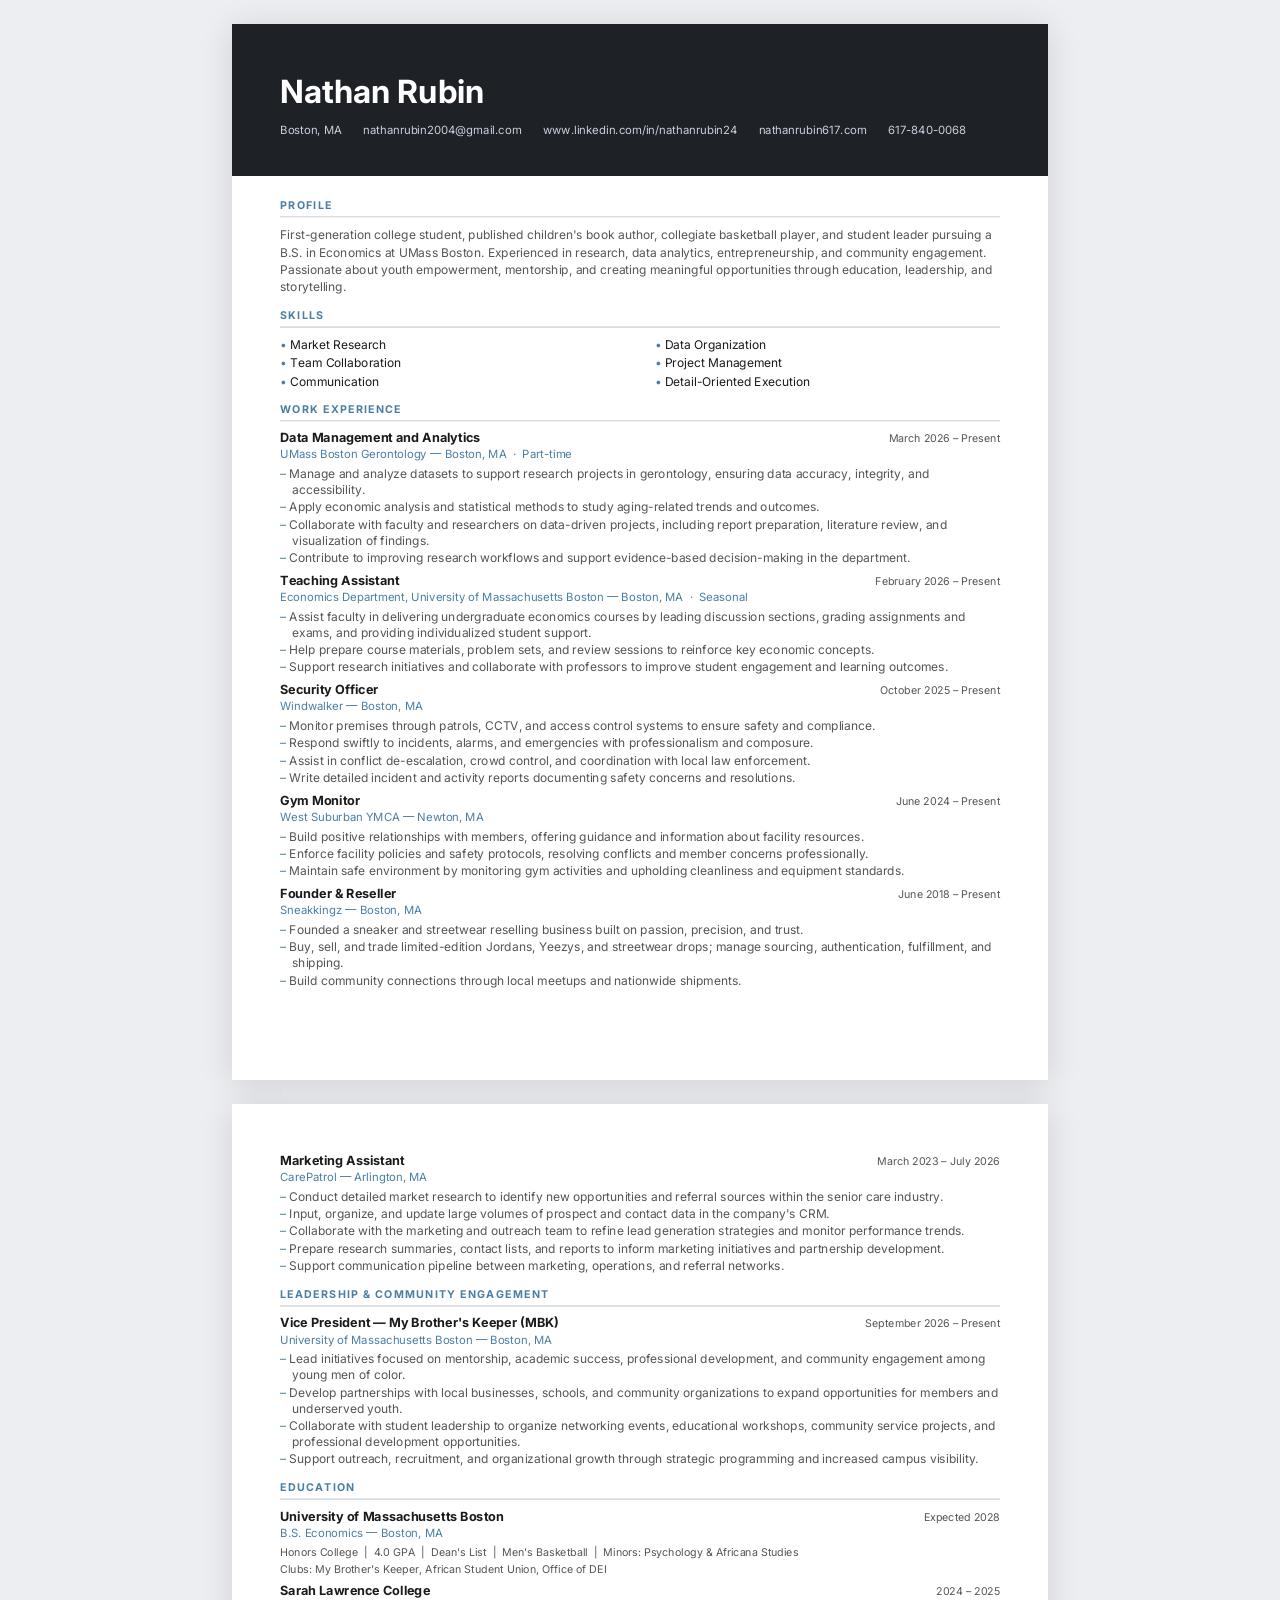
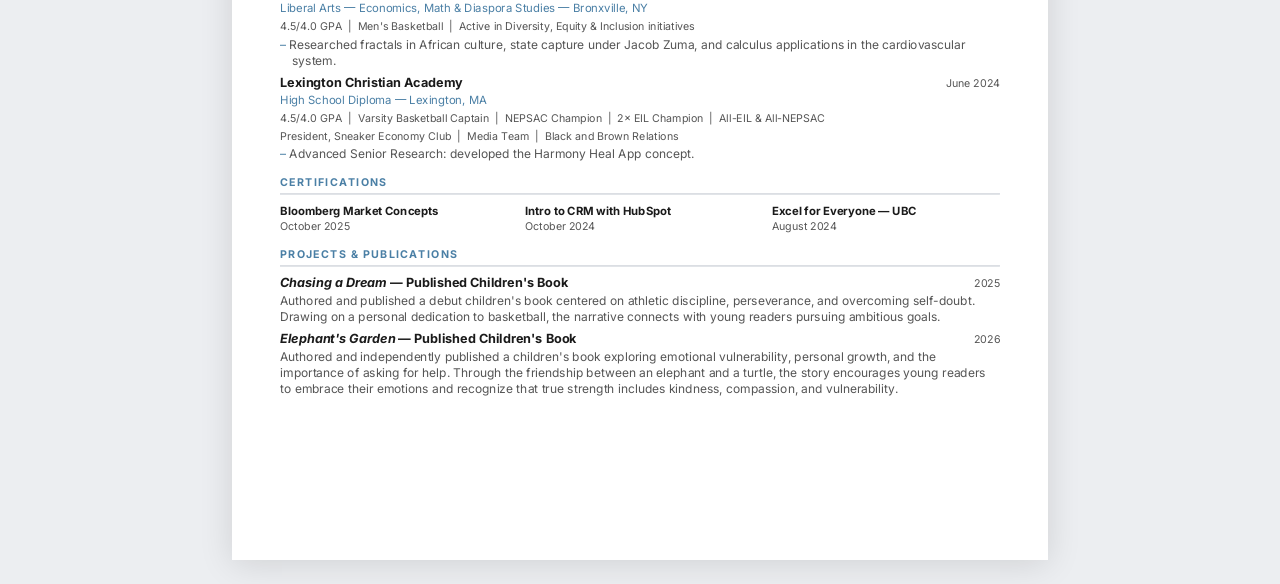
<file: resume copy.html>
<!DOCTYPE html>
<html lang="en">
<head>
  <meta charset="UTF-8">
  <meta name="viewport" content="width=device-width, initial-scale=1">
  <title>Nathan Rubin — Resume October 2026</title>
  <meta name="description" content="Nathan Rubin’s October 2026 resume: economics, research, collegiate basketball, community leadership, and published children’s books.">
  <style>
@font-face { font-family: 'Inter_24opsz_700wght'; font-weight: 400; font-style: normal; src: url([data-uri]) format('truetype'); }
@font-face { font-family: 'Inter'; font-weight: 400; font-style: normal; src: url([data-uri]) format('truetype'); }
@font-face { font-family: 'Inter'; font-weight: 700; font-style: normal; src: url([data-uri]) format('truetype'); }
@font-face { font-family: 'InterItalic'; font-weight: 700; font-style: italic; src: url([data-uri]) format('truetype'); }
    * { box-sizing: border-box; }
    html, body { margin: 0; padding: 0; }
    body { background: #eceef1; }
    main { width: 8.5in; max-width: 100%; margin: 24px auto; }
    .page { width: 100%; aspect-ratio: 612 / 792; background: #fff; margin: 0 0 24px; box-shadow: 0 4px 32px rgba(0,0,0,.12); }
    .page svg { display: block; width: 100%; height: auto; }
    text { font-synthesis: none; }
    a:focus rect { stroke: #4a7fa5; stroke-width: 1; }
    @page { size: letter; margin: 0; }
    @media print {
      html, body { width: 8.5in; background: #fff; print-color-adjust: exact; -webkit-print-color-adjust: exact; }
      main { width: 8.5in; max-width: none; margin: 0; }
      .page { width: 8.5in; height: 11in; margin: 0; box-shadow: none; break-after: page; break-inside: avoid; }
      .page:last-child { break-after: auto; }
      a { outline: none; }
      a:focus rect { stroke: none; }
    }
  </style>
</head>
<body>
  <!-- PDF-aligned vector layout with selectable text and embedded original fonts.
       Coordinates use PDF points (612 × 792) to preserve the two-page design exactly.
       Each tspan contains editable text; its x coordinates preserve glyph placement. -->
  <main aria-label="Nathan Rubin resume October 2026">
  <article class="page" aria-label="Page 1">
<svg xmlns="http://www.w3.org/2000/svg" version="1.1" width="612" height="792" viewBox="0 0 612 792" role="document" aria-label="Nathan Rubin resume, page 1 of 2">
<defs>
<clipPath id="page-1-clip_1">
<path transform="matrix(1,0,0,-1,0,792)" d="M0 .028H611.972V792H0Z" clip-rule="evenodd" />
</clipPath>
</defs>
<g clip-path="url(#page-1-clip_1)">
<path transform="matrix(1,0,0,-1,0,792)" d="M0 678.05H611.95V792H0Z" fill="#1e2126" fill-rule="evenodd" />
<path transform="matrix(1,0,0,-1,0,792)" d="M0 678.05H611.95V792H0Z" fill="#1e2126" fill-rule="evenodd" />
<text fill="#ffffff" xml:space="preserve" transform="matrix(1 0 -0 1 0 792)" font-size="24" font-family="Inter_24opsz_700wght"><tspan y="-733" x="36.1 53.884 67.42 76.228 90.675998 104.212 118.66 124.036 139.684 154.132 168.82 174.988">Nathan Rubin</tspan></text>
<text fill="#c8d0db" xml:space="preserve" transform="matrix(1 0 -0 1 0 792)" font-size="8.5" font-family="Inter"><tspan y="-709.2" x="36.1 41.6505 46.742 51.196 53.983999 59.075498 64.0735 66.5215 68.91 76.6025">Boston, MA</tspan></text>
<text fill="#c8d0db" xml:space="preserve" transform="matrix(1 0 -0 1 0 792)" font-size="8.5" font-family="Inter"><tspan y="-709.2" x="98.35 103.348 108.0995 110.887508 115.928 120.679508 125.677509 128.8735 133.914 139.116 141.1645 146.205 151.356 156.745 162.09149 167.58249 175.78499 180.98699 188.42449 193.17598 195.26699 197.31549 199.76349 204.61699 209.7085">nathanrubin2004@gmail.com</tspan></text>
<text fill="#c8d0db" xml:space="preserve" transform="matrix(1 0 -0 1 0 792)" font-size="8.5" font-family="Inter"><tspan y="-709.2" x="233.1 240.05301 247.00601 253.95902 256.407 258.4555 260.504 265.54454 270.194 275.141 280.343 282.39149 287.432 289.88 294.73353 299.825 307.2625 310.314 312.3625 317.403 320.4545 325.4525 330.24653 333.00053 338.04103 342.7925 347.83305 351.02906 356.02705 361.22904 363.32005 368.31806 373.51158">www.linkedin.com/in/nathanrubin24</tspan></text>
<text fill="#c8d0db" xml:space="preserve" transform="matrix(1 0 -0 1 0 792)" font-size="8.5" font-family="Inter"><tspan y="-709.2" x="394.9 399.898 404.6495 407.43754 412.47804 417.22953 422.22755 425.42356 430.46406 435.66606 437.71455 442.75508 448.00807 451.45906 456.26155 458.70954 463.59706 468.64604">nathanrubin617.com</tspan></text>
<text fill="#c8d0db" xml:space="preserve" transform="matrix(1 0 -0 1 0 792)" font-size="8.5" font-family="Inter"><tspan y="-709.2" x="492.05 497.30299 500.75398 505.55647 509.45796 514.7534 520.2019 525.5909 529.4924 534.83889 540.18539 545.4809">617-840-0068</tspan></text>
<text fill="#4a7fa5" xml:space="preserve" transform="matrix(1 0 -0 1 0 792)" font-size="8" font-family="Inter" font-weight="bold"><tspan y="-653.4" x="36.1 42.195997 48.387998 55.531999 61.123998 64.316 69.812">PROFILE</tspan></text>
<text fill="#555555" xml:space="preserve" transform="matrix(1 0 -0 1 0 792)" font-size="9" font-family="Inter"><tspan y="-630.6" x="36.1 41.401 43.552003 46.945 51.688 54.631 58.771 64.270008 69.517009 74.818 80.065 83.45801 88.50701 91.45001 93.63702 99.028018 104.32901 106.86701 111.97001 117.36101 119.54801 121.735019 126.98202 132.48102 137.72801 140.23003 145.01802 147.91602 153.25302 158.75202 163.99901 169.3 172.243 174.83499 177.373 182.872 188.17299 193.71698 195.86798 198.05498 202.79798 208.09897 213.34597 218.84496 221.38297 226.52198 231.82297 234.00997 236.16097 241.70496 245.05297 250.29996 255.63695 258.32795 263.07096 265.57295 271.11695 276.46293 281.8539 286.79493 289.33293 294.38194 299.68293 302.62593 307.96293 313.3539 316.7019 319.2939 321.8319 326.97093 332.3619 334.5129 336.69993 341.94694 347.44593 349.63294 354.68196 357.62495 362.87196 365.37394 370.87294 375.92195 380.66496 385.60597 390.85298 393.79597 399.29496 404.34397 406.53099 408.718 411.21998 416.71897 418.90599 423.955 429.004 434.251 437.644 440.23603 442.738 447.83204 453.13304 458.63203 461.17 465.91304 468.85603 474.157 479.656 484.903 490.24003 493.138 495.676 497.863 503.11003 508.15904 513.6581 518.9051 522.29806 524.80007 530.2991 535.63607 539.029 543.772 549.07296 551.2599 556.5609 562.05996 564.5979 569.6469">First-generation college student, published children's book author, collegiate basketball player, and student leader pursuing a </tspan></text>
<text fill="#555555" xml:space="preserve" transform="matrix(1 0 -0 1 0 792)" font-size="9" font-family="Inter"><tspan y="-617.6" x="36.1 41.95 44.542 50.329004 52.876005 55.414 57.601 62.902006 65.44001 70.840007 75.979007 81.37 86.671 92.062 99.954998 102.105998 107.244998 111.98799 114.52599 119.575 122.518 125.02 131.716 139.86101 144.91 149.653 154.396 156.89801 162.79302 168.18402 172.92702 175.87001 181.26102 186.56201 189.154 191.69202 197.09201 201.988 207.532 212.734 216.127 218.314 223.56099 228.86199 234.00099 239.24799 244.74698 247.28499 249.43599 254.77298 257.27497 260.66798 265.91499 270.658 275.905 280.954 284.34703 289.48603 294.78703 297.37904 299.91703 305.41603 310.46504 313.40803 318.45704 320.959 326.00804 331.34504 336.39405 338.54505 343.63908 346.58207 348.73307 353.87208 358.61509 361.2071 363.70909 368.9561 374.2931 377.23609 380.58409 385.8311 391.3751 394.72309 399.9701 405.3071 410.5541 415.8551 419.2481 423.99113 429.2921 431.47914 436.97813 439.57014 442.0721 447.16615 452.46714 457.96614 460.50413 465.64314 470.9891 478.8821 486.77513 492.0761 497.41313 499.56413 502.5071 507.55613 510.09413 515.3411 520.64218 526.18618 531.23519 536.7342 541.9812 549.8742 555.1212 560.42227 563.36526 565.9572">B.S. in Economics at UMass Boston. Experienced in research, data analytics, entrepreneurship, and community engagement. </tspan></text>
<text fill="#555555" xml:space="preserve" transform="matrix(1 0 -0 1 0 792)" font-size="9" font-family="Inter"><tspan y="-604.6" x="36.1 41.797 46.891 51.634 56.377 58.528 63.919 69.21999 74.313999 77.212 82.459 84.997 90.046009 95.545009 100.936008 106.273 109.171009 111.70901 116.758 122.149 127.486 130.429 135.73 138.268 143.515 151.363 156.862 162.253 169.642 174.88899 178.237 186.13 191.377 196.678 199.62099 202.21298 204.75099 212.599 217.846 223.18299 226.12598 231.47199 234.86499 239.60799 244.94499 247.096 252.59499 255.18698 257.72499 262.774 268.07499 273.619 276.12098 281.25999 284.65299 289.9 294.949 297.892 300.043 305.38 310.879 313.417 321.26499 326.512 331.561 336.898 339.049 344.38603 349.885 353.224 358.525 360.712 363.214 368.60499 374.10398 379.64799 385.03898 388.38697 391.32997 396.66697 401.96797 404.15498 407.09797 409.24897 414.49598 419.23899 421.77699 424.71998 430.02098 433.41398 438.80497 444.10597 449.64997 454.95097 457.48896 462.73597 468.23497 473.53596 478.67497 483.72398 486.66697 488.85398 494.24497 499.54597 502.13798 504.63996 506.82698 512.074 517.123 522.622 527.869 531.26199 536.00497 541.30599 543.4929 548.99197 551.5839 554.1219 559.1709 564.4719 569.97097">Passionate about youth empowerment, mentorship, and creating meaningful opportunities through education, leadership, and </tspan></text>
<text fill="#555555" xml:space="preserve" transform="matrix(1 0 -0 1 0 792)" font-size="9" font-family="Inter"><tspan y="-591.6" x="36.1 40.843 43.741 49.132 52.524999 57.574 60.517004 65.764 67.951007 70.102008 72.28901 77.590007 83.134">storytelling.</tspan></text>
<text fill="#4a7fa5" xml:space="preserve" transform="matrix(1 0 -0 1 0 792)" font-size="8" font-family="Inter" font-weight="bold"><tspan y="-570.4" x="36.1 42.244 48.94 52.132 57.628004 63.068">SKILLS</tspan></text>
<text fill="#4a7fa5" xml:space="preserve" transform="matrix(1 0 -0 1 0 792)" font-size="9" font-family="Inter"><tspan y="-548.4" x="36.1 41.149">• </tspan></text>
<text fill="#1a1a1a" xml:space="preserve" transform="matrix(1 0 -0 1 0 792)" font-size="9" font-family="Inter"><tspan y="-548.4" x="43.65 51.75 56.799 60.191999 65.133 70.380008 73.323009 75.825008 81.61201 86.85901 91.602008 96.84901 101.89801 105.291019 110.430019">Market Research</tspan></text>
<text fill="#4a7fa5" xml:space="preserve" transform="matrix(1 0 -0 1 0 792)" font-size="9" font-family="Inter"><tspan y="-548.4" x="316.9 321.949">• </tspan></text>
<text fill="#1a1a1a" xml:space="preserve" transform="matrix(1 0 -0 1 0 792)" font-size="9" font-family="Inter"><tspan y="-548.4" x="324.45 330.903 335.95204 338.89503 343.94404 346.48204 353.37605 356.72404 362.26805 367.31706 372.61805 374.80506 379.75505 384.80406 387.74705 389.93406 395.32505">Data Organization</tspan></text>
<text fill="#4a7fa5" xml:space="preserve" transform="matrix(1 0 -0 1 0 792)" font-size="9" font-family="Inter"><tspan y="-534.4" x="36.1 41.149">• </tspan></text>
<text fill="#1a1a1a" xml:space="preserve" transform="matrix(1 0 -0 1 0 792)" font-size="9" font-family="Inter"><tspan y="-534.4" x="43.65 49.446004 54.693006 59.742006 67.590007 70.128009 76.68001 82.07101 84.25801 86.445018 91.49402 96.99302 102.38402 105.77702 110.82603 113.76903 115.92003 121.31103">Team Collaboration</tspan></text>
<text fill="#4a7fa5" xml:space="preserve" transform="matrix(1 0 -0 1 0 792)" font-size="9" font-family="Inter"><tspan y="-534.4" x="316.9 321.949">• </tspan></text>
<text fill="#1a1a1a" xml:space="preserve" transform="matrix(1 0 -0 1 0 792)" font-size="9" font-family="Inter"><tspan y="-534.4" x="324.45 330.147 333.54 338.931 341.118 346.36503 351.50404 354.402 356.94 365.08503 370.13404 375.43504 380.48405 386.02806 391.23005 399.12306 404.37007 409.67106">Project Management</tspan></text>
<text fill="#4a7fa5" xml:space="preserve" transform="matrix(1 0 -0 1 0 792)" font-size="9" font-family="Inter"><tspan y="-520.4" x="36.1 41.149">• </tspan></text>
<text fill="#1a1a1a" xml:space="preserve" transform="matrix(1 0 -0 1 0 792)" font-size="9" font-family="Inter"><tspan y="-520.4" x="43.65 50.202 55.593 63.486 71.334 76.671 81.97199 84.159 89.26199 94.355998 97.254 99.441 104.832">Communication</tspan></text>
<text fill="#4a7fa5" xml:space="preserve" transform="matrix(1 0 -0 1 0 792)" font-size="9" font-family="Inter"><tspan y="-520.4" x="316.9 321.949">• </tspan></text>
<text fill="#1a1a1a" xml:space="preserve" transform="matrix(1 0 -0 1 0 792)" font-size="9" font-family="Inter"><tspan y="-520.4" x="324.45 330.903 336.15003 339.09303 344.14204 346.32905 348.48005 352.62007 359.51408 362.90708 365.05809 370.30509 375.6421 378.54008 383.78709 389.3311 391.83308 397.23307 402.17408 407.42109 412.52409 417.86109 420.80409 422.95509 428.34608">Detail-Oriented Execution</tspan></text>
<text fill="#4a7fa5" xml:space="preserve" transform="matrix(1 0 -0 1 0 792)" font-size="8" font-family="Inter" font-weight="bold"><tspan y="-500.4" x="36.1 45.34 52.436 58.628004 65.324008 68.16401 73.95601 80.796009 86.94001 92.73201 98.92401 102.11601 107.90801 114.94801 121.84402">WORK EXPERIENCE</tspan></text>
<text fill="#1a1a1a" xml:space="preserve" transform="matrix(1 0 -0 1 0 792)" font-size="9.5" font-family="Inter" font-weight="bold"><tspan y="-478.4" x="36.1 42.9495 48.450006 51.936506 57.437005 59.679006 68.523509 74.02401 79.96152 85.46202 91.45652 97.109027 105.76353 111.45403 117.35354 120.80203 123.04403 128.58254 134.48203 140.47653 142.71854 149.80554 155.70503 161.20552 163.79903 169.49903 172.98554 175.53154 181.11754">Data Management and Analytics</tspan></text>
<text fill="#555555" xml:space="preserve" transform="matrix(1 0 -0 1 0 792)" font-size="8" font-family="Inter"><tspan y="-478.4" x="492.55 499.75 504.246 507.246 511.83799 516.534 518.782 523.678 528.71798 533.566 538.518 540.766 544.766 547.014 552.15798 555.15798 559.80599 564.04598 568.694 573.38998">March 2026 – Present</tspan></text>
<text fill="#4a7fa5" xml:space="preserve" transform="matrix(1 0 -0 1 0 792)" font-size="8.5" font-family="Inter"><tspan y="-466.2" x="36.1 42.3985 50.090997 54.8425 59.330499 63.784498 66.173 71.76599 76.81499 81.302989 84.09099 89.18249 94.18049 96.568988 102.90999 107.85699 111.052989 116.144489 121.14249 123.93049 129.02199 131.0705 136.162 141.364 146.15799 148.5465 157.0465 159.3925 164.9855 170.07701 174.53102 177.31902 182.41053 187.40853 189.85652 192.24503 199.93753 205.78554 208.17404 210.56255 213.01055 215.35655 217.74506 223.18506 227.93656 231.13256 233.92055 237.82205 240.61005 242.65856 250.09606">UMass Boston Gerontology — Boston, MA  ·  Part-time</tspan></text>
<text fill="#4a7fa5" xml:space="preserve" transform="matrix(1 0 -0 1 0 792)" font-size="9" font-family="Inter"><tspan y="-451.4" x="36.1 40.6">– </tspan></text>
<text fill="#555555" xml:space="preserve" transform="matrix(1 0 -0 1 0 792)" font-size="9" font-family="Inter"><tspan y="-451.4" x="43.1 51.199998 56.248998 61.586 66.635 72.134 77.381008 79.91901 84.96801 90.269008 95.768009 98.30601 103.35501 108.656009 113.70501 115.89201 120.94101 125.891017 131.13802 133.67603 139.17502 144.22402 147.167 152.216 156.959 162.206 165.14899 169.89199 172.43 175.37299 180.76399 183.266 188.009 193.34601 198.845 204.344 209.735 213.128 216.071 218.57302 221.96602 227.21302 231.95601 237.203 242.252 245.645 250.78401 256.08503 258.62303 264.122 267.515 272.906 275.057 280.30403 285.44303 288.38603 293.12904 295.631 297.81803 303.11903 305.657 311.156 316.403 319.79603 325.187 330.488 333.431 338.822 341.009 346.4 351.899 356.948 359.54 362.078 367.325 372.626 377.36903 382.70603 386.05403 388.24104 393.54203 399.08604 401.588 407.087 412.18104 415.079 420.12803 422.66603 427.71504 432.85404 437.99305 443.29405 446.68705 451.73606 456.87507 461.92408 464.51609 467.05409 469.20509 474.54209 477.44007 482.68708 488.23109 491.62409 493.7751 496.71809 501.7671 504.3591 506.8971 511.9461 517.24716 522.74618">Manage and analyze datasets to support research projects in gerontology, ensuring data accuracy, integrity, and </tspan></text>
<text fill="#555555" xml:space="preserve" transform="matrix(1 0 -0 1 0 792)" font-size="9" font-family="Inter"><tspan y="-439.4" x="45.1 50.149 55.252 60.391 65.638 70.381 75.12399 77.311 82.81 84.997 87.148 89.33501 92.27801 97.327">accessibility.</tspan></text>
<text fill="#4a7fa5" xml:space="preserve" transform="matrix(1 0 -0 1 0 792)" font-size="9" font-family="Inter"><tspan y="-426.4" x="36.1 40.6">– </tspan></text>
<text fill="#555555" xml:space="preserve" transform="matrix(1 0 -0 1 0 792)" font-size="9" font-family="Inter"><tspan y="-426.4" x="43.1 49.301 54.8 60.299 62.486 67.534999 70.073 75.275 80.414 85.805 91.142 96.488 104.381 106.568 111.707 114.209 119.258 124.595 129.644 131.795 136.844 141.58699 143.77399 148.51699 151.055 156.10399 161.40499 166.90398 169.44199 174.18498 177.12798 182.17697 185.11997 187.27097 192.01396 194.95696 197.14395 202.28296 207.33196 209.48296 212.02097 219.91397 225.16097 228.10396 233.40496 238.79596 244.29496 249.03795 251.57596 254.51895 259.90995 262.41194 267.15495 270.09794 275.43495 280.93394 285.98295 288.52095 293.56996 299.06895 301.25596 306.55696 312.05595 316.19596 319.58897 324.83598 326.98698 332.03599 334.97898 340.22599 345.77 348.27198 351.21498 354.60798 359.85499 365.15599 370.65498 375.39799 377.93598 382.985 388.28599 393.83 396.33198 401.72297 407.05998 409.95796 415.09696 420.48796 428.38096 433.62797 438.37098">Apply economic analysis and statistical methods to study aging-related trends and outcomes.</tspan></text>
<text fill="#4a7fa5" xml:space="preserve" transform="matrix(1 0 -0 1 0 792)" font-size="9" font-family="Inter"><tspan y="-413.4" x="36.1 40.6">– </tspan></text>
<text fill="#555555" xml:space="preserve" transform="matrix(1 0 -0 1 0 792)" font-size="9" font-family="Inter"><tspan y="-413.4" x="43.1 49.651998 55.042997 57.229997 59.380998 64.43 69.929 75.32 78.713008 83.76201 86.70501 91.95201 94.49001 101.84301 104.030017 106.92802 112.265018 114.76701 118.10602 123.15502 128.29402 133.59502 135.78202 138.725 143.774 146.31201 151.36101 156.662 162.161 164.699 168.09201 173.339 178.082 183.329 188.37799 191.726 196.865 202.20201 207.449 210.79701 215.54001 218.07802 223.46903 228.77002 231.30803 236.80702 241.85602 244.79901 249.848 253.988 259.487 262.88 265.06703 270.11604 275.36305 280.66404 283.20204 288.70103 292.09403 297.48503 299.63603 304.88304 310.02204 312.96504 317.70805 320.30006 322.80204 324.98905 330.29005 335.42906 337.61607 342.91706 348.41606 350.60307 355.90406 361.44807 363.95005 367.34306 372.59007 378.08906 383.48005 386.87306 389.81605 392.31803 397.86204 401.21003 406.45704 412.00105 417.05006 420.39805 425.44706 428.39006 430.57707 435.96806 441.26905 443.86106 446.39906 448.55006 450.73707 453.68006 458.92707 462.27507 467.36909 470.26707 475.60408 478.99708 484.24409 486.74607 490.13908 495.38609 500.4351 502.6221 507.8691 515.22219 517.81417 520.31619 525.3652 530.70217 536.2012">Collaborate with faculty and researchers on data-driven projects, including report preparation, literature review, and </tspan></text>
<text fill="#555555" xml:space="preserve" transform="matrix(1 0 -0 1 0 792)" font-size="9" font-family="Inter"><tspan y="-401.4" x="45.1 50.149 52.3 57.043 62.38 67.429 69.58 71.767009 76.71701 81.766017 84.709018 86.89602 92.28702 97.58801 100.126018 105.51701 108.820018 111.35802 114.69702 116.84802 122.18502 127.68402 129.83502 135.17201 140.671 145.414">visualization of findings.</tspan></text>
<text fill="#4a7fa5" xml:space="preserve" transform="matrix(1 0 -0 1 0 792)" font-size="9" font-family="Inter"><tspan y="-388.4" x="36.1 40.6">– </tspan></text>
<text fill="#555555" xml:space="preserve" transform="matrix(1 0 -0 1 0 792)" font-size="9" font-family="Inter"><tspan y="-388.4" x="43.1 49.651998 55.042997 60.343999 63.287 66.68 68.867008 74.366008 79.66701 82.61001 87.85701 90.39501 93.293018 98.68401 101.222019 103.40902 111.25702 116.801029 120.149028 125.54002 130.58902 132.77602 138.07701 143.621 146.12302 149.51602 154.76302 159.50601 164.753 169.802 173.195 178.33402 183.63501 186.17302 193.52602 198.91703 202.31003 207.25104 210.55405 212.74105 218.13205 225.48505 230.22805 232.76605 237.81505 243.11605 248.61504 251.15305 255.89604 261.19703 266.74104 272.24003 277.631 280.979 283.922 286.46 291.707 296.756 298.94303 304.44203 309.68904 314.99003 320.12904 325.37605 329.51606 335.01506 340.06407 344.80708 350.05409 355.55308 358.09107 363.59007 368.83708 373.97608 376.12709 380.8701 383.0571 388.4481 393.74909 397.8891 405.7821 410.83113 415.77214 417.92314 423.26014 428.75914 431.29713 433.44813 438.7491 441.2871 444.2301 449.5311 454.7781 457.3161 462.8151 468.0621 473.5611 478.6101 482.0031 484.9461 492.8391 498.08613 503.38713 506.3301">Contribute to improving research workflows and support evidence-based decision-making in the department.</tspan></text>
<text fill="#1a1a1a" xml:space="preserve" transform="matrix(1 0 -0 1 0 792)" font-size="9.5" font-family="Inter" font-weight="bold"><tspan y="-371.4" x="36.1 42.398504 48.089 53.5895 59.1755 65.075008 67.62101 73.55852 79.55302 81.79501 88.88201 94.183017 99.48402 102.07752 107.378528 110.86502 116.365528 122.26502">Teaching Assistant</tspan></text>
<text fill="#555555" xml:space="preserve" transform="matrix(1 0 -0 1 0 792)" font-size="8" font-family="Inter"><tspan y="-371.4" x="482.55 487.246 491.894 496.79 499.79 504.534 509.03 512.03 516.526 518.774 523.67 528.70999 533.558 538.51 540.758 544.758 547.006 552.14999 555.14999 559.798 564.03799 568.686 573.38198">February 2026 – Present</tspan></text>
<text fill="#4a7fa5" xml:space="preserve" transform="matrix(1 0 -0 1 0 792)" font-size="8.5" font-family="Inter"><tspan y="-359.2" x="36.1 41.2 46.0535 51.145 56.143 61.2345 68.672008 70.720508 75.574008 80.062007 82.4505 88.596 93.543 98.745 103.496509 106.692508 109.48051 116.91801 121.865009 126.86301 129.651 132.099 134.4875 140.78601 145.8265 147.87502 152.62651 157.57352 160.76952 165.25753 167.30603 170.09403 174.88803 177.23404 182.32555 185.47055 187.85906 195.55156 200.30306 204.79106 209.24507 214.03907 218.89257 223.93306 228.93106 233.41907 238.36608 241.15407 243.90807 248.39608 250.78458 256.33506 261.42655 265.91456 268.66856 273.76005 278.80058 281.14656 289.64656 292.03504 297.5855 302.677 307.165 309.95304 315.04454 320.04255 322.49055 324.87904 332.52903 338.41954 340.808 343.154 345.602 347.99049 350.37898 355.82746 360.77445 365.56846 370.02244 375.11393 380.15446 384.90596">Economics Department, University of Massachusetts Boston — Boston, MA  ·  Seasonal</tspan></text>
<text fill="#4a7fa5" xml:space="preserve" transform="matrix(1 0 -0 1 0 792)" font-size="9" font-family="Inter"><tspan y="-344.4" x="36.1 40.6">– </tspan></text>
<text fill="#555555" xml:space="preserve" transform="matrix(1 0 -0 1 0 792)" font-size="9" font-family="Inter"><tspan y="-344.4" x="43.1 49.301 54.044 58.787 60.938 65.681 68.624 71.162 74.465007 79.559009 84.662 89.999 92.15 95.093 100.142 102.68 104.867008 110.168 112.706 118.205 123.452 125.603008 127.79001 132.839 138.086 141.479 143.63 148.967 154.46599 157.004 162.305 167.64199 173.14098 178.38797 181.73598 187.27997 190.67298 195.72197 201.22097 206.52196 211.57096 214.51395 219.76094 222.29895 227.54595 232.68495 238.07596 243.37696 248.76796 256.66099 258.81199 263.951 268.694 271.232 276.335 281.72599 287.063 290.456 295.199 300.446 305.18904 307.691 313.19 318.28404 320.786 322.97303 328.22004 333.26905 338.76805 340.95506 346.25605 351.75505 354.29304 359.79203 361.97904 366.72206 371.86106 377.16206 381.90507 386.64808 388.83509 394.22608 399.52708 402.06507 406.80809 412.01008 417.14909 420.09208 422.27909 427.67008 432.97108 437.71409 440.3061 442.8441 448.34309 451.73609 456.7851 462.2841 464.4711 469.7721 475.2711 477.80909 482.8581 487.6011 492.34413 494.53114 500.03013 505.33113 513.2241 518.4711 523.77218 526.71517 531.4581 533.9961 539.0451 544.3461 549.89016">Assist faculty in delivering undergraduate economics courses by leading discussion sections, grading assignments and </tspan></text>
<text fill="#555555" xml:space="preserve" transform="matrix(1 0 -0 1 0 792)" font-size="9" font-family="Inter"><tspan y="-332.4" x="45.1 50.302003 55.243 60.292 68.14 72.882999 75.475 78.013 83.062007 88.363 93.907009 96.409008 101.908008 105.30101 110.69201 115.741008 117.92801 123.42701 125.61401 130.91501 136.414 138.95201 141.139 146.44 151.939 154.12599 159.17499 161.36199 166.86098 172.16197 177.21097 179.39797 181.54897 186.54396 191.79096 197.28995 199.82796 204.57096 207.51395 212.81494 218.31394 223.56093 228.86193 231.80492 234.34293 239.08592 244.38692 249.93091 255.4299 260.8209 264.2139 267.11189">exams, and providing individualized student support.</tspan></text>
<text fill="#4a7fa5" xml:space="preserve" transform="matrix(1 0 -0 1 0 792)" font-size="9" font-family="Inter"><tspan y="-319.4" x="36.1 40.6">– </tspan></text>
<text fill="#555555" xml:space="preserve" transform="matrix(1 0 -0 1 0 792)" font-size="9" font-family="Inter"><tspan y="-319.4" x="43.1 49.751 54.998 57.185 62.684003 65.22201 70.72101 74.11401 79.361019 84.860019 89.90902 93.302028 98.54903 101.051029 106.190029 111.581027 116.88203 120.27503 125.018039 130.26503 132.80304 140.65105 145.70005 148.64304 153.89003 157.28304 159.47003 164.51903 166.67003 171.41303 174.00502 176.54303 182.04203 185.43503 190.82604 196.32503 198.51203 203.71402 211.60703 214.14504 218.88803 224.13503 227.07802 231.82102 234.36801 236.90602 241.95502 247.292 252.791 255.29302 258.686 263.933 268.98204 271.16905 276.41606 283.76905 286.30705 291.05006 296.29707 301.04008 305.78309 307.93409 313.32508 318.66209 323.4051 325.90708 328.85008 334.24107 336.77906 340.12705 345.37406 347.56108 352.86207 356.20106 361.59205 364.98506 370.08805 375.33506 377.87306 382.81407 388.06108 393.11009 395.61207 400.85908 405.99809 411.38908 416.72608 422.07206 429.96507 432.15208 437.29109 439.79307 444.93208 450.32307 455.62406 460.76307 466.01008 471.50907 474.45207 479.19508">Help prepare course materials, problem sets, and review sessions to reinforce key economic concepts.</tspan></text>
<text fill="#4a7fa5" xml:space="preserve" transform="matrix(1 0 -0 1 0 792)" font-size="9" font-family="Inter"><tspan y="-306.4" x="36.1 40.6">– </tspan></text>
<text fill="#555555" xml:space="preserve" transform="matrix(1 0 -0 1 0 792)" font-size="9" font-family="Inter"><tspan y="-306.4" x="43.1 48.850999 54.151998 59.695997 65.19499 70.58599 73.979 76.877 79.415 82.80801 88.05501 92.798007 98.045009 103.09401 106.487018 111.59001 116.92701 119.42901 121.61601 126.91701 129.104 132.047 134.198 139.29199 142.18999 144.37699 149.42598 154.67298 159.41597 161.95398 167.00298 172.30397 177.80297 180.34098 185.47998 190.87099 193.02199 195.20899 200.25798 205.75698 211.14798 214.54099 219.58998 222.53298 227.77997 230.28199 237.67098 239.82198 242.76497 248.10198 250.60399 256.148 259.496 264.887 268.22599 273.473 278.216 282.959 288.35 291.743 296.48603 298.988 301.931 307.322 309.86 312.011 319.904 325.40299 328.796 334.18699 339.236 344.483 346.985 351.728 354.671 360.008 365.507 370.754 376.055 378.998 381.53599 386.783 392.08399 397.628 402.677 408.176 413.423 421.316 426.56303 431.864 434.807 437.309 442.358 447.695 453.194 455.732 457.883 463.13 468.17903 471.57203 476.87303 479.06004 484.36103 489.90504 492.407 497.798 503.135 506.078 511.181 516.572 524.465 529.71206 534.455">Support research initiatives and collaborate with professors to improve student engagement and learning outcomes.</tspan></text>
<text fill="#1a1a1a" xml:space="preserve" transform="matrix(1 0 -0 1 0 792)" font-size="9.5" font-family="Inter" font-weight="bold"><tspan y="-289.4" x="36.1 42.3035 47.956 53.542 59.4415 63.336503 65.88251 69.369 75.06901 77.311008 84.60701 88.39751 92.188 94.73401 100.32001 105.9725">Security Officer</tspan></text>
<text fill="#555555" xml:space="preserve" transform="matrix(1 0 -0 1 0 792)" font-size="8" font-family="Inter"><tspan y="-289.4" x="486.15 492.246 496.798 499.438 504.22999 509.12599 513.774 516.774 519.022 523.91799 528.95797 533.80599 538.55 540.798 544.798 547.04598 552.14199 555.14199 559.83798 564.03799 568.686 573.42996">October 2025 – Present</tspan></text>
<text fill="#4a7fa5" xml:space="preserve" transform="matrix(1 0 -0 1 0 792)" font-size="8.5" font-family="Inter"><tspan y="-277.2" x="36.1 44.447 46.4955 51.536 56.738 63.690999 68.4425 70.491 75.18299 80.12999 83.32599 85.71449 94.21449 96.603 102.153499 107.244998 111.699 114.487 119.5785 124.5765 127.0245 129.413 137.1055">Windwalker — Boston, MA</tspan></text>
<text fill="#4a7fa5" xml:space="preserve" transform="matrix(1 0 -0 1 0 792)" font-size="9" font-family="Inter"><tspan y="-262.4" x="36.1 40.6">– </tspan></text>
<text fill="#555555" xml:space="preserve" transform="matrix(1 0 -0 1 0 792)" font-size="9" font-family="Inter"><tspan y="-262.4" x="43.1 51.199998 56.590997 61.892 64.079 67.022 72.413 75.80601 78.30801 83.80701 87.20001 92.447017 100.34001 102.49101 107.23401 112.48101 117.224018 119.76202 122.70502 128.00601 131.39902 136.79003 142.09102 147.63501 152.936 155.47402 160.973 166.022 168.965 172.358 177.74901 179.90001 184.643 187.235 189.77301 196.32501 202.91303 208.70902 214.91002 217.50202 220.04003 225.08902 230.39002 235.889 238.42702 243.47602 248.61502 253.75403 259.00105 263.74406 268.48707 270.98905 276.12806 281.51905 286.82005 289.76304 293.15605 298.54704 300.73405 303.23603 307.97904 313.02806 317.77107 320.71406 325.96107 333.85408 338.59709 341.09907 344.04206 349.43305 351.97105 357.21806 362.51905 367.26206 372.59907 375.94706 381.19407 383.73207 388.47508 393.52409 396.86308 402.11009 405.00807 410.10209 412.60408 417.65309 422.99009 428.48908 431.02708 436.13008 441.52107 449.41407 454.91307 457.10008 459.25108 464.30009 469.6371 474.7761 480.0231">Monitor premises through patrols, CCTV, and access control systems to ensure safety and compliance.</tspan></text>
<text fill="#4a7fa5" xml:space="preserve" transform="matrix(1 0 -0 1 0 792)" font-size="9" font-family="Inter"><tspan y="-249.4" x="36.1 40.6">– </tspan></text>
<text fill="#555555" xml:space="preserve" transform="matrix(1 0 -0 1 0 792)" font-size="9" font-family="Inter"><tspan y="-249.4" x="43.1 48.850999 54.098 58.841 64.385 69.731 75.068 80.567 83.105 87.84801 95.201007 97.38801 100.69101 103.63401 105.821018 110.87001 113.37201 116.31501 121.70601 124.24401 126.39501 131.73201 136.87102 139.02202 144.52101 149.768 155.105 158.04799 162.79099 165.33798 167.87599 172.92499 175.11199 180.16098 183.55399 191.402 196.14499 198.73699 201.275 206.32399 211.62499 217.12398 219.66199 224.90898 232.80199 238.04898 241.39699 246.94098 252.18798 257.48899 262.628 264.779 270.026 274.769 277.307 284.66 286.84703 289.79 295.091 297.629 303.128 306.521 311.912 315.21498 320.46199 325.205 329.948 332.135 337.526 342.827 347.876 350.06303 352.25004 356.99305 364.84104 367.37904 372.42805 377.72904 383.22804 385.76603 390.90504 396.29603 404.18904 409.68803 415.079 419.82203 425.12303 428.51603 433.76304">Respond swiftly to incidents, alarms, and emergencies with professionalism and composure.</tspan></text>
<text fill="#4a7fa5" xml:space="preserve" transform="matrix(1 0 -0 1 0 792)" font-size="9" font-family="Inter"><tspan y="-236.4" x="36.1 40.6">– </tspan></text>
<text fill="#555555" xml:space="preserve" transform="matrix(1 0 -0 1 0 792)" font-size="9" font-family="Inter"><tspan y="-236.4" x="43.1 49.301 54.044 58.787 60.938 65.681 68.624 71.162 73.313 78.65 81.152 86.291 91.682 97.019 100.322 102.509 104.66 109.799 112.742008 115.28001 120.77901 126.02601 130.16602 135.41301 140.156 145.25902 150.30802 152.49501 157.544 160.487 162.674 168.065 173.366 175.958 178.46 183.59902 186.99202 192.38303 199.73603 205.23502 207.77303 212.91204 218.30304 223.60404 226.54703 229.94004 235.33104 237.48204 240.07404 242.61205 247.66104 252.96204 258.46104 260.99903 266.13804 271.52903 276.92 280.31303 285.812 287.963 293.30003 298.34904 301.29203 303.44303 308.834 314.17103 316.673 324.026 326.213 329.156 334.457 336.995 339.182 344.52799 349.667 354.716 356.903 359.441 361.592 366.64103 374.03004 376.532 381.77903 387.11604 390.419 395.81 399.203 404.342 409.58903 417.437 422.68403 428.02104 430.919">Assist in conflict de-escalation, crowd control, and coordination with local law enforcement.</tspan></text>
<text fill="#4a7fa5" xml:space="preserve" transform="matrix(1 0 -0 1 0 792)" font-size="9" font-family="Inter"><tspan y="-223.4" x="36.1 40.6">– </tspan></text>
<text fill="#555555" xml:space="preserve" transform="matrix(1 0 -0 1 0 792)" font-size="9" font-family="Inter"><tspan y="-223.4" x="43.1 51.947 55.339998 57.490999 60.434 65.681 68.219 73.718 78.965007 81.908008 86.95701 89.10801 91.29501 96.542018 102.041019 104.57902 106.73002 112.06702 117.20602 119.35702 124.85602 130.10301 135.44 138.383 140.88501 145.934 151.271 156.76999 159.272 164.321 169.46 172.403 174.59 179.63899 181.82599 184.72399 189.81798 192.31999 195.713 200.95999 206.45899 211.84999 215.243 218.18599 222.92899 225.431 230.97499 236.366 241.46901 246.80602 254.65402 259.90104 265.23805 268.18104 270.33204 275.66905 281.16804 283.70603 288.44905 293.49806 296.80104 302.04804 304.99104 310.04005 312.57804 317.71705 323.10804 328.40904 333.54804 338.79505 342.18806 347.48905 352.23207 354.77006 359.81907 365.12007 370.61906 373.15705 376.55006 381.75205 386.54008 391.88606 394.07307 399.37406 402.31706 404.50407 409.89506 415.19606 419.93907">Write detailed incident and activity reports documenting safety concerns and resolutions.</tspan></text>
<text fill="#1a1a1a" xml:space="preserve" transform="matrix(1 0 -0 1 0 792)" font-size="9.5" font-family="Inter" font-weight="bold"><tspan y="-206.4" x="36.1 43.1965 48.8965 57.589 59.831 68.6755 74.48 80.41751 82.96352 86.45001 92.25452">Gym Monitor</tspan></text>
<text fill="#555555" xml:space="preserve" transform="matrix(1 0 -0 1 0 792)" font-size="8" font-family="Inter"><tspan y="-206.4" x="497.7 502.252 506.948 511.692 516.33999 518.58798 523.48397 528.5239 533.37197 538.5639 540.8119 544.8119 547.0599 552.1559 555.1559 559.8039 564.0439 568.6919 573.43588">June 2024 – Present</tspan></text>
<text fill="#4a7fa5" xml:space="preserve" transform="matrix(1 0 -0 1 0 792)" font-size="8.5" font-family="Inter"><tspan y="-194.2" x="36.1 44.447 49.394 53.882 56.635999 59.024499 64.473 69.5135 74.7155 79.7135 82.9095 88.15401 92.90551 97.90351 100.29201 106.080509 113.73051 119.92701 125.817508 128.20601 136.70601 139.05202 145.45252 150.44202 157.39502 160.14902 165.24053 170.28102 172.72902 175.07503 182.76753">West Suburban YMCA — Newton, MA</tspan></text>
<text fill="#4a7fa5" xml:space="preserve" transform="matrix(1 0 -0 1 0 792)" font-size="9" font-family="Inter"><tspan y="-179.4" x="36.1 40.6">– </tspan></text>
<text fill="#555555" xml:space="preserve" transform="matrix(1 0 -0 1 0 792)" font-size="9" font-family="Inter"><tspan y="-179.4" x="43.1 48.95 54.287004 56.438005 58.625005 64.124 66.662 72.161 77.552 82.295 84.446 87.389 89.576007 94.625 99.872 102.41 105.758 111.005008 113.19201 118.24101 121.18401 123.37102 128.71703 134.05402 138.79701 144.098 146.285 151.784 156.527 159.065 166.418 168.605 171.50299 176.84 179.378 187.22602 192.473 200.36602 205.865 211.112 214.505 219.248 221.84 224.34201 229.73302 233.07202 236.37503 241.62203 245.01503 247.20203 252.50302 258.002 260.54 266.039 271.376 273.56303 279.062 284.11103 289.41203 294.55104 299.79804 302.33604 307.38505 312.68605 318.18504 320.72303 322.87403 328.21104 331.514 336.905 340.298 348.191 353.24003 356.183 358.334 363.725 369.062 371.564 376.613 382.112 387.503 392.84 395.783 398.28498 401.62397 406.67298 411.81199 413.96299 416.15 418.337 421.28 426.329 428.831 432.224 437.471 442.21403 447.605 452.906 456.299 461.43803 466.68504 471.42805">Build positive relationships with members, offering guidance and information about facility resources.</tspan></text>
<text fill="#4a7fa5" xml:space="preserve" transform="matrix(1 0 -0 1 0 792)" font-size="9" font-family="Inter"><tspan y="-166.4" x="36.1 40.6">– </tspan></text>
<text fill="#555555" xml:space="preserve" transform="matrix(1 0 -0 1 0 792)" font-size="9" font-family="Inter"><tspan y="-166.4" x="43.1 48.5 53.801004 57.140005 62.531003 65.879 71.018 76.265 78.803 82.106 87.15501 92.29401 94.48101 96.63201 98.819019 101.76202 106.81101 109.349018 114.848018 120.23901 122.390018 124.57702 129.71602 131.86702 137.11402 141.85701 144.39502 149.44402 154.74501 160.289 162.79102 167.53401 172.58301 175.92201 181.169 184.112 189.161 191.699 197.198 200.591 205.98201 208.88 214.27101 219.41002 224.80103 226.98802 231.73102 234.32302 236.82503 240.21804 245.46503 250.20803 255.59903 257.75004 262.84407 264.99507 270.33207 275.83106 278.36906 283.47206 288.86305 294.20005 297.50303 299.69004 301.84104 306.98005 309.92304 314.66606 317.20405 322.25306 327.55406 333.05305 335.59104 343.48405 348.73106 356.57905 362.12306 367.37007 370.71806 373.25605 378.39506 383.78605 389.08705 394.22605 399.47306 402.86607 408.16706 412.91007 415.44807 420.94706 424.34007 429.68605 433.02503 438.27204 443.01506 447.75807 449.94508 455.33607 460.63706 465.68608 467.87309 470.02409 475.0731">Enforce facility policies and safety protocols, resolving conflicts and member concerns professionally.</tspan></text>
<text fill="#4a7fa5" xml:space="preserve" transform="matrix(1 0 -0 1 0 792)" font-size="9" font-family="Inter"><tspan y="-153.4" x="36.1 40.6">– </tspan></text>
<text fill="#555555" xml:space="preserve" transform="matrix(1 0 -0 1 0 792)" font-size="9" font-family="Inter"><tspan y="-153.4" x="43.1 51.199998 56.248998 58.435998 63.737 66.68 71.729007 73.91601 79.217 81.755008 86.498 91.547008 94.850009 100.09701 102.63501 107.88201 113.18301 118.232 120.41901 123.81201 129.20302 134.50402 142.39702 147.64402 152.945 155.888 158.39002 163.934 168.983 171.48502 179.37802 184.76903 190.07003 192.25702 195.20001 200.59102 203.98403 206.13503 211.47202 216.97101 219.50902 225.00801 230.057 237.95001 240.45203 245.50102 250.64003 253.58303 255.77002 260.81904 263.00605 265.90403 268.09104 273.33805 278.08106 280.61906 285.66807 290.96907 296.46806 299.00605 304.30705 309.85105 315.15205 320.54304 322.69404 328.23805 330.38905 335.72605 341.22505 343.76304 348.86604 351.05305 356.30006 361.34907 366.65007 368.83708 371.02409 376.32508 381.57209 386.3151 391.0581 393.5961 398.6451 403.9461 409.4451 411.9831 417.2301 422.7291 428.0301 430.2171 435.7161 443.6091 448.8561 454.1571 457.1001 459.6381 464.3811 467.3241 472.3731 477.6741 483.1731 488.2221 491.6151 497.1141 501.85713">Maintain safe environment by monitoring gym activities and upholding cleanliness and equipment standards.</tspan></text>
<text fill="#1a1a1a" xml:space="preserve" transform="matrix(1 0 -0 1 0 792)" font-size="9.5" font-family="Inter" font-weight="bold"><tspan y="-136.4" x="36.1 41.648 47.4905 53.390005 59.289506 65.284008 70.93651 74.78401 77.02601 83.41951 85.66151 91.90301 97.55551 102.856517 108.54702 111.093029 113.68653 119.339038">Founder &amp; Reseller</tspan></text>
<text fill="#555555" xml:space="preserve" transform="matrix(1 0 -0 1 0 792)" font-size="8" font-family="Inter"><tspan y="-136.4" x="499.55 504.102 508.79798 513.54196 518.18997 520.4379 525.3339 530.3739 533.6219 538.5659 540.8139 544.8139 547.0619 552.1579 555.1579 559.8539 564.0539 568.7019 573.44589">June 2018 – Present</tspan></text>
<text fill="#4a7fa5" xml:space="preserve" transform="matrix(1 0 -0 1 0 792)" font-size="8.5" font-family="Inter"><tspan y="-124.2" x="36.1 41.5485 46.5465 51.493505 56.287508 60.937009 65.58651 67.63501 72.67551 77.87751 82.56951 84.95801 93.45801 95.84651 101.39701 106.48851 110.94251 113.730518 118.822017 123.820018 126.26801 128.65651 136.34902">Sneakkingz — Boston, MA</tspan></text>
<text fill="#4a7fa5" xml:space="preserve" transform="matrix(1 0 -0 1 0 792)" font-size="9" font-family="Inter"><tspan y="-109.4" x="36.1 40.6">– </tspan></text>
<text fill="#555555" xml:space="preserve" transform="matrix(1 0 -0 1 0 792)" font-size="9" font-family="Inter"><tspan y="-109.4" x="43.1 48.401 53.792 59.093 64.394 69.938 75.185009 80.684009 83.186008 88.28001 90.782009 95.52501 100.86201 106.06401 111.15801 116.05401 121.30101 124.694019 127.23202 132.28102 137.58202 143.08101 145.61902 150.36202 153.30501 156.69802 161.945 167.147 170.09 177.47899 182.72599 187.77498 191.12299 193.661 197.054 202.301 207.04399 212.29099 214.44199 216.62899 218.77999 224.11698 229.61597 232.15398 237.65297 242.98998 247.73297 249.88397 255.18497 260.43199 265.175 269.918 272.456 277.955 283.292 285.443 287.63 290.573 293.07499 298.46598 303.80299 306.30497 311.84898 316.89799 321.641 326.384 328.535 333.926 339.227 341.819 344.357 349.856 353.249 358.496 363.635 365.786 370.52903 372.71604 378.10704 383.40803 386.00004 388.53804 393.58705 398.88804 404.38703 406.92503 409.868 413.26103 418.562 423.30503 426.24803">Founded a sneaker and streetwear reselling business built on passion, precision, and trust.</tspan></text>
<text fill="#4a7fa5" xml:space="preserve" transform="matrix(1 0 -0 1 0 792)" font-size="9" font-family="Inter"><tspan y="-96.4" x="36.1 40.6">– </tspan></text>
<text fill="#555555" xml:space="preserve" transform="matrix(1 0 -0 1 0 792)" font-size="9" font-family="Inter"><tspan y="-96.4" x="43.1 48.95 54.287004 59.336004 61.928 64.43 69.173007 74.420009 76.60701 78.75801 81.35001 83.888019 88.93702 94.238018 99.78202 102.28402 105.22702 108.620029 113.66903 119.16803 124.41503 126.95303 129.10404 131.29103 139.18404 141.33504 144.27803 149.52503 155.02402 159.16402 164.41101 169.91 172.097 175.04 177.191 182.582 187.91899 190.421 195.56002 200.95102 204.34403 209.84302 214.89202 220.19301 224.936 227.528 230.06601 236.16802 241.41501 246.662 251.612 256.661 261.40403 263.99604 266.53404 271.58305 276.88404 282.38304 284.92103 289.66404 292.60704 296.00004 301.24705 306.49406 309.43705 316.79005 322.03706 327.08607 330.47908 332.98106 338.48005 341.87306 347.26405 352.76304 357.50605 360.25108 362.75306 370.64607 375.69508 380.99607 386.04508 391.58909 396.8361 399.33808 404.0811 409.47209 414.80909 418.2021 423.30509 425.4921 430.7931 436.3371 438.9291 441.4311 446.4801 451.8171 454.7601 460.0611 465.3081 470.6091 473.5521 475.7391 480.8781 485.92713 488.87013 491.02113 496.4121 501.7131 504.3051 506.8431 510.1821 515.4831 517.67007 520.9731 523.16006 525.31106 527.498 535.391 540.638 545.939 548.882 551.474 553.976 559.025 564.362 569.861">Buy, sell, and trade limited-edition Jordans, Yeezys, and streetwear drops; manage sourcing, authentication, fulfillment, and </tspan></text>
<text fill="#555555" xml:space="preserve" transform="matrix(1 0 -0 1 0 792)" font-size="9" font-family="Inter"><tspan y="-84.4" x="45.1 49.843 55.143999 57.330999 62.829999 68.328998 70.516 75.81699 81.315998">shipping.</tspan></text>
<text fill="#4a7fa5" xml:space="preserve" transform="matrix(1 0 -0 1 0 792)" font-size="9" font-family="Inter"><tspan y="-71.4" x="36.1 40.6">– </tspan></text>
<text fill="#555555" xml:space="preserve" transform="matrix(1 0 -0 1 0 792)" font-size="9" font-family="Inter"><tspan y="-71.4" x="43.1 48.95 54.287004 56.438005 58.625005 64.124 66.662 71.801 77.147 85.04 92.933 98.234 103.571 105.722 108.665 113.714 116.252 121.391 126.782 132.083 137.38399 142.63098 147.76999 150.71298 152.89998 158.29099 163.59198 168.33498 170.87299 173.77098 179.10799 182.50099 187.892 193.193 198.69199 204.02899 206.531 208.718 214.10901 219.24802 224.29701 226.44802 228.98603 236.87903 242.12602 247.37302 250.31601 255.617 261.116 265.859 268.397 273.446 278.747 284.246 286.784 292.085 297.134 300.077 302.264 307.655 312.956 320.345 322.496 327.995 333.242 335.78 340.523 345.824 348.01103 353.51 361.403 366.65003 371.95103 374.894 379.63703">Build community connections through local meetups and nationwide shipments.</tspan></text>
<path transform="matrix(1,0,0,-1,0,792)" stroke-width="1" stroke-linecap="butt" stroke-linejoin="round" fill="none" stroke="#d8dce2" d="M575.95 647.55H36" />
<path transform="matrix(1,0,0,-1,0,792)" stroke-width="1" stroke-linecap="butt" stroke-linejoin="round" fill="none" stroke="#d8dce2" d="M575.95 564.55H36" />
<path transform="matrix(1,0,0,-1,0,792)" stroke-width="1" stroke-linecap="butt" stroke-linejoin="round" fill="none" stroke="#d8dce2" d="M575.95 494.55H36" />
<path transform="matrix(1,0,0,-1,0,792)" stroke-width="1" stroke-linecap="butt" stroke-linejoin="round" fill="none" stroke="#d8dce2" d="M575.95 647.55H36" />
<path transform="matrix(1,0,0,-1,0,792)" stroke-width="1" stroke-linecap="butt" stroke-linejoin="round" fill="none" stroke="#d8dce2" d="M575.95 564.55H36" />
<path transform="matrix(1,0,0,-1,0,792)" stroke-width="1" stroke-linecap="butt" stroke-linejoin="round" fill="none" stroke="#d8dce2" d="M575.95 494.55H36" />
</g>
<a href="tel:617-840-0068" aria-label="tel:617-840-0068"><rect x="491.9429931640625" y="74.0" width="58.76397705078125" height="11.0" fill="transparent" /></a><a href="https://nathanrubin617.com/" aria-label="https://nathanrubin617.com/"><rect x="394.7929992675781" y="74.0" width="81.31399536132812" height="11.0" fill="transparent" /></a><a href="https://www.linkedin.com/in/nathanrubin24" aria-label="https://www.linkedin.com/in/nathanrubin24"><rect x="232.9929962158203" y="74.0" width="146.0139923095703" height="11.0" fill="transparent" /></a><a href="mailto:nathanrubin2004@gmail.com" aria-label="mailto:nathanrubin2004@gmail.com"><rect x="98.24299621582031" y="74.0" width="118.96400451660156" height="11.0" fill="transparent" /></a></svg>
  </article>
  <article class="page" aria-label="Page 2">
<svg xmlns="http://www.w3.org/2000/svg" version="1.1" width="612" height="792" viewBox="0 0 612 792" role="document" aria-label="Nathan Rubin resume, page 2 of 2">
<defs>
<clipPath id="page-2-clip_1">
<path transform="matrix(1,0,0,-1,0,792)" d="M0 .028H611.972V792H0Z" clip-rule="evenodd" />
</clipPath>
</defs>
<g clip-path="url(#page-2-clip_1)">
<text fill="#1a1a1a" xml:space="preserve" transform="matrix(1 0 -0 1 0 792)" font-size="9.5" font-family="Inter" font-weight="bold"><tspan y="-746.4" x="36.1 44.9445 50.445 54.2925 59.793 65.4835 68.93199 71.5255 77.424999 83.419498 85.66149 92.74849 98.04949 103.38849 105.934497 111.27349 114.721988 120.22249 126.15999">Marketing Assistant</tspan></text>
<text fill="#555555" xml:space="preserve" transform="matrix(1 0 -0 1 0 792)" font-size="8" font-family="Inter"><tspan y="-746.4" x="483.85 491.05003 495.54603 498.54603 503.138 507.83399 510.08198 514.97799 520.01797 524.86599 529.80996 532.0579 536.0579 538.3059 542.8579 547.6019 549.5459 554.0419 556.28988 561.1379 566.17788 571.07388">March 2023 – July 2026</tspan></text>
<text fill="#4a7fa5" xml:space="preserve" transform="matrix(1 0 -0 1 0 792)" font-size="8.5" font-family="Inter"><tspan y="-734.2" x="36.1 42.2965 47.048006 50.244005 55.191007 60.631006 65.38251 68.17051 71.36651 76.45801 78.50651 80.895008 89.395008 91.78351 97.63151 100.82751 102.87601 104.92451 109.965007 115.16701 117.95501 123.04651 128.04451 130.49251 132.88101 140.53102">CarePatrol — Arlington, MA</tspan></text>
<text fill="#4a7fa5" xml:space="preserve" transform="matrix(1 0 -0 1 0 792)" font-size="9" font-family="Inter"><tspan y="-719.4" x="36.1 40.6">– </tspan></text>
<text fill="#555555" xml:space="preserve" transform="matrix(1 0 -0 1 0 792)" font-size="9" font-family="Inter"><tspan y="-719.4" x="43.1 49.651998 55.042997 60.343999 65.842998 71.17999 76.31899 79.26199 81.76399 87.26299 92.509998 95.452999 100.502 102.689 104.87601 110.12301 115.62201 118.12401 126.017009 131.06601 134.45902 139.40003 144.64702 147.54502 150.08303 153.47603 158.72303 163.46602 168.71302 173.76201 177.15502 182.25803 187.59503 190.09705 193.04004 198.43105 200.96906 203.15605 208.65505 213.90204 219.20304 222.14603 224.33303 227.63603 232.68503 235.22304 240.52404 245.77103 253.16002 255.66204 261.05305 266.55204 272.05104 277.44203 280.83503 283.778 289.11503 294.41603 296.56703 299.51 301.69703 306.94404 311.68705 314.22505 319.27406 324.57505 330.07405 332.61204 336.00505 341.20704 344.54603 349.79304 353.18605 356.57905 361.62806 363.77906 366.31706 371.06007 376.45106 381.75205 385.14506 390.28407 395.53108 400.27409 402.77607 410.16508 412.31608 415.25907 420.59608 422.74708 428.08409 430.58607 433.52906 438.86607 444.06806 446.60606 451.34907 456.59608 461.89707 464.08409 469.47508 472.86808 475.37007 480.50907 485.55809 488.95109 494.1981 496.73609 498.8871 504.18809 509.7321 515.0331 519.77609 522.71908 526.112 531.161">Conduct detailed market research to identify new opportunities and referral sources within the senior care industry.</tspan></text>
<text fill="#4a7fa5" xml:space="preserve" transform="matrix(1 0 -0 1 0 792)" font-size="9" font-family="Inter"><tspan y="-706.4" x="36.1 40.6">– </tspan></text>
<text fill="#555555" xml:space="preserve" transform="matrix(1 0 -0 1 0 792)" font-size="9" font-family="Inter"><tspan y="-706.4" x="43.1 45.503 50.804 56.303 61.640005 64.583 67.175 69.677 75.068 78.461009 83.96001 89.00901 94.34601 96.49701 101.49201 106.73901 109.33102 111.833019 116.88202 122.21902 127.71802 130.22003 135.55704 141.05603 146.55503 151.60402 154.54701 159.794 162.33202 164.48302 169.53202 172.92502 178.46901 183.716 186.21802 191.26702 196.65802 198.84502 204.14601 212.03902 217.28601 222.029 224.56702 229.91303 233.25203 235.79004 241.28903 244.68204 250.07305 254.81604 260.31504 265.56205 270.70106 273.64405 276.14604 281.19505 286.53205 292.03105 294.53303 299.67204 305.06303 310.40003 313.298 318.34703 323.48603 326.42903 328.967 334.466 339.515 342.458 347.50703 350.045 352.196 357.53303 360.035 362.978 368.315 373.562 376.064 381.203 386.594 394.487 399.986 405.035 410.336 415.385 418.07603 422.81904 425.35704 431.90904 437.696 445.84104">Input, organize, and update large volumes of prospect and contact data in the company's CRM.</tspan></text>
<text fill="#4a7fa5" xml:space="preserve" transform="matrix(1 0 -0 1 0 792)" font-size="9" font-family="Inter"><tspan y="-693.4" x="36.1 40.6">– </tspan></text>
<text fill="#555555" xml:space="preserve" transform="matrix(1 0 -0 1 0 792)" font-size="9" font-family="Inter"><tspan y="-693.4" x="43.1 49.651998 55.042997 57.229997 59.380998 64.43 69.929 75.32 78.713008 83.76201 86.70501 91.95201 94.49001 101.84301 104.030017 106.92802 112.265018 114.76701 117.710018 123.04701 128.294 130.79602 138.68903 143.73802 147.13103 152.07204 157.31903 160.21703 162.40402 167.70502 173.24901 175.75102 180.84502 186.14601 191.645 194.18302 199.57402 204.87502 207.81801 211.21102 216.45801 221.507 226.64601 231.947 234.48502 237.42801 242.63 247.724 255.572 258.11003 261.053 266.444 268.94599 272.339 277.586 280.925 283.076 288.413 293.615 296.15299 298.34 303.587 308.63603 314.135 316.673 322.172 327.419 332.72 337.967 341.36003 346.40904 349.35203 351.50303 356.894 362.23103 364.733 369.476 372.419 375.812 380.86103 383.80403 389.05104 394.55003 396.73704 401.98405 406.72706 409.26506 414.31407 419.61506 425.11405 427.65205 435.50004 440.89103 446.22804 448.37904 451.32203 456.713 460.10603 462.644 468.143 473.39 476.738 480.077 485.468 488.861 496.70899 501.803 507.104 512.243 517.49 519.992 522.935 526.32797 531.57498 536.876 542.375 547.118">Collaborate with the marketing and outreach team to refine lead generation strategies and monitor performance trends.</tspan></text>
<text fill="#4a7fa5" xml:space="preserve" transform="matrix(1 0 -0 1 0 792)" font-size="9" font-family="Inter"><tspan y="-680.4" x="36.1 40.6">– </tspan></text>
<text fill="#555555" xml:space="preserve" transform="matrix(1 0 -0 1 0 792)" font-size="9" font-family="Inter"><tspan y="-680.4" x="43.1 48.797 52.19 57.437 62.936 67.985 71.378009 76.62501 79.16301 82.556018 87.75802 92.54602 97.748027 102.842029 106.190029 111.329029 116.66602 119.16802 123.911029 129.24803 137.09604 144.98905 150.03804 153.43105 155.58205 160.82904 165.57204 168.16403 170.70204 175.84105 181.23206 186.53305 189.47605 194.52504 199.66405 202.60704 205.10906 207.29605 209.44705 214.19005 217.13304 221.87604 224.46804 227.00605 232.05504 237.35604 242.85503 245.39304 248.78604 254.03304 259.53205 264.92304 268.31605 271.25904 276.00205 278.50404 281.44703 286.838 289.376 291.527 296.864 300.167 305.55799 308.951 316.844 319.34599 327.23899 332.288 335.681 340.622 345.824 348.767 350.954 356.255 361.799 364.301 366.488 371.789 373.976 376.919 379.07 384.11903 387.062 389.24903 394.29804 399.54505 404.28807 406.82606 411.87507 417.17607 422.67506 425.21305 430.71205 435.76106 439.15406 442.09706 447.39805 452.64506 456.03807 460.78108 466.08207 468.26908 473.76808 476.30607 481.80506 487.05207 492.10108 497.34809 499.5351 504.9261 510.42509 518.27316 523.52017 528.8571 531.8001">Prepare research summaries, contact lists, and reports to inform marketing initiatives and partnership development.</tspan></text>
<text fill="#4a7fa5" xml:space="preserve" transform="matrix(1 0 -0 1 0 792)" font-size="9" font-family="Inter"><tspan y="-667.4" x="36.1 40.6">– </tspan></text>
<text fill="#555555" xml:space="preserve" transform="matrix(1 0 -0 1 0 792)" font-size="9" font-family="Inter"><tspan y="-667.4" x="43.1 48.850999 54.151998 59.695997 65.19499 70.58599 73.979 76.877 79.415 84.554 89.945 97.793 105.686 111.022998 116.32399 118.510997 123.61399 128.663 131.60599 133.79299 139.18399 144.48499 147.023 152.52199 154.70899 160.20798 165.45497 167.60597 169.79297 175.09397 180.34096 182.87897 188.37796 193.62496 196.56795 203.92095 209.16794 214.41493 219.71593 222.25394 230.14694 235.19594 238.58895 243.48496 248.73195 251.67494 253.86194 259.16294 264.70695 267.25395 269.79194 275.18293 280.68193 285.92893 289.32194 294.37095 297.31394 299.46495 304.85594 310.19294 314.93595 317.52796 320.02995 325.07896 330.41596 335.91496 338.41694 341.80995 347.05696 350.39595 355.64295 359.03596 362.38395 367.43296 369.61997 372.15797 377.45896 382.70597 385.64897 393.00196 398.39295 401.78596 406.72697 411.46998">Support communication pipeline between marketing, operations, and referral networks.</tspan></text>
<text fill="#4a7fa5" xml:space="preserve" transform="matrix(1 0 -0 1 0 792)" font-size="8" font-family="Inter" font-weight="bold"><tspan y="-646.4" x="36.1 41.539999 47.331998 54.275999 60.971998 66.76399 72.95599 79.147998 86.091999 89.284 95.38 98.22 104.563999 107.404 114.244 121.340007 129.73201 138.12401 144.91602 151.95601 155.14801 161.44402 168.23601 171.076 176.86801 183.908 190.852 197.796 204.74 210.53202 218.92401 224.71602 231.75601">LEADERSHIP &amp; COMMUNITY ENGAGEMENT</tspan></text>
<text fill="#1a1a1a" xml:space="preserve" transform="matrix(1 0 -0 1 0 792)" font-size="9.5" font-family="Inter" font-weight="bold"><tspan y="-624.4" x="36.1 43.149003 45.7425 51.3285 56.981 59.223 65.3695 69.217 74.86951 80.2085 82.75451 88.74901 94.401508 100.339008 103.7875 106.029499 115.529499 117.77149 126.61599 132.35399 134.596 140.84699 144.74199 150.5465 154.033 159.9325 165.58499 169.48 172.68149 177.9825 180.2245 187.06452 192.71701 198.3695 204.36402 210.01651 213.91152 216.15352 219.70653 228.55103 234.84003 241.68004">Vice President — My Brother's Keeper (MBK)</tspan></text>
<text fill="#555555" xml:space="preserve" transform="matrix(1 0 -0 1 0 792)" font-size="8" font-family="Inter"><tspan y="-624.4" x="475.05 480.14598 484.79399 489.68998 492.32997 496.97798 503.97798 508.87397 513.522 516.56198 518.80996 523.65798 528.69796 533.59396 538.54598 540.79397 544.79397 547.04196 552.13796 555.13796 559.8339 564.03396 568.68197 573.4259">September 2026 – Present</tspan></text>
<text fill="#4a7fa5" xml:space="preserve" transform="matrix(1 0 -0 1 0 792)" font-size="8.5" font-family="Inter"><tspan y="-612.2" x="36.1 42.3985 47.3965 49.4875 54.239 59.186 62.382 66.87 68.9185 71.706508 76.45801 78.84651 83.93801 87.08301 89.47151 97.12151 101.91551 106.40351 110.85751 115.65151 120.50501 125.50301 130.54352 135.03153 139.97853 142.73253 145.52053 150.00853 152.39704 157.94754 163.03905 167.49306 170.28105 175.37256 180.37056 182.75907 191.25907 193.64757 199.19808 204.28958 208.77759 211.56558 216.6146 221.65509 224.10309 226.4916 234.1416">University of Massachusetts Boston — Boston, MA</tspan></text>
<text fill="#4a7fa5" xml:space="preserve" transform="matrix(1 0 -0 1 0 792)" font-size="9" font-family="Inter"><tspan y="-597.4" x="36.1 40.6">– </tspan></text>
<text fill="#555555" xml:space="preserve" transform="matrix(1 0 -0 1 0 792)" font-size="9" font-family="Inter"><tspan y="-597.4" x="43.1 48.149 53.396 58.445 63.989 66.491 68.678 73.979 76.166 79.109 81.26 86.309009 89.25201 91.43901 96.48801 101.73501 106.47801 108.98001 112.319019 117.710018 122.849018 128.15001 132.893 138.14 143.63899 146.177 151.56801 156.869 159.40702 167.30002 172.54701 177.848 180.791 186.182 189.53002 194.31801 199.619 201.806 207.305 209.89699 212.399 217.448 222.587 227.636 233.135 238.38199 246.275 248.46199 253.565 256.103 260.846 266.183 271.286 276.42503 281.67204 286.41505 291.15806 293.75007 296.28807 301.78706 305.18006 310.57106 313.87403 319.12104 323.86405 328.60707 330.79408 336.18507 341.48606 346.53507 348.72209 351.22407 356.76808 361.97007 367.0641 372.3111 374.4621 379.8531 385.35209 393.2451 398.4921 403.7931 406.73609 409.3281 411.8661 416.9151 422.2161 427.7151 430.25309 435.3921 440.78309 448.63108 456.52409 461.82508 467.16209 469.31309 472.25608 477.30509 479.84309 485.0901 490.39109 495.9351 500.9841 506.4831 511.7301 519.6231 524.8701 530.17117 533.11416 535.6521 540.7011 548.54916 553.9401 559.2771 564.7761">Lead initiatives focused on mentorship, academic success, professional development, and community engagement among </tspan></text>
<text fill="#555555" xml:space="preserve" transform="matrix(1 0 -0 1 0 792)" font-size="9" font-family="Inter"><tspan y="-585.4" x="45.1 50.149 55.539999 60.840997 66.14199 71.68599 74.18799 82.080989 87.32799 92.62898 95.166988 100.55798 103.89699 106.39899 111.53799 116.928989 119.11599 124.46199 127.854999">young men of color.</tspan></text>
<text fill="#4a7fa5" xml:space="preserve" transform="matrix(1 0 -0 1 0 792)" font-size="9" font-family="Inter"><tspan y="-572.4" x="36.1 40.6">– </tspan></text>
<text fill="#555555" xml:space="preserve" transform="matrix(1 0 -0 1 0 792)" font-size="9" font-family="Inter"><tspan y="-572.4" x="43.1 49.552999 54.8 59.894 65.096 67.283008 72.674 78.173007 80.711009 86.21001 91.25901 94.652019 97.59502 102.89601 108.14301 111.53602 116.27902 121.580028 123.76703 129.26602 134.00902 136.54703 143.90003 146.08702 148.98502 154.32202 156.86003 159.01103 164.40204 169.54105 174.59004 176.77704 179.27906 184.77805 190.11505 194.85805 197.00905 202.34604 207.59304 212.33603 217.07903 222.32602 227.06902 229.66101 232.16303 236.90602 242.04503 247.34603 252.73703 258.12803 260.31504 265.05805 267.65007 270.15205 275.20106 280.53807 286.03706 288.57505 293.67805 299.06904 306.96205 314.85505 320.15605 325.49305 327.64405 330.58705 335.63606 338.17405 343.56504 346.95805 352.45704 357.50605 362.80705 364.99406 369.94404 374.99305 377.93605 380.12306 385.51405 390.81504 395.55805 398.09605 401.03904 406.43003 408.932 414.17903 419.075 424.61903 429.66804 434.96903 440.46803 443.006 448.397 453.896 459.395 464.78599 468.179 471.12199 476.42298 481.75999 483.91099 486.85398 489.041 494.288 499.031 501.533 504.87199 510.26298 513.65597 516.15798 524.05099 529.298 537.191 542.69 547.937 551.285 556.02798 558.5659 563.6149 568.9519">Develop partnerships with local businesses, schools, and community organizations to expand opportunities for members and</tspan></text>
<text fill="#555555" xml:space="preserve" transform="matrix(1 0 -0 1 0 792)" font-size="9" font-family="Inter"><tspan y="-572.4" x="575.1"> </tspan></text>
<text fill="#555555" xml:space="preserve" transform="matrix(1 0 -0 1 0 792)" font-size="9" font-family="Inter"><tspan y="-560.4" x="45.1 50.400999 55.702 61.201 66.448 69.841 74.584 79.831 83.22401 88.273 93.520008 99.019008 101.55701 106.606 111.997 117.298007 120.241008 125.578">underserved youth.</tspan></text>
<text fill="#4a7fa5" xml:space="preserve" transform="matrix(1 0 -0 1 0 792)" font-size="9" font-family="Inter"><tspan y="-547.4" x="36.1 40.6">– </tspan></text>
<text fill="#555555" xml:space="preserve" transform="matrix(1 0 -0 1 0 792)" font-size="9" font-family="Inter"><tspan y="-547.4" x="43.1 49.651998 55.042997 57.229997 59.380998 64.43 69.929 75.32 78.713008 83.76201 86.70501 91.95201 94.49001 101.84301 104.030017 106.92802 112.265018 114.76701 119.51001 122.45301 127.79001 133.289 138.536 143.83699 146.77999 149.318 151.469 156.71599 161.76499 167.30898 172.55597 175.90398 180.64698 185.98398 188.13498 193.67897 196.18099 199.12398 204.51499 207.053 212.444 215.792 221.336 226.385 231.68599 233.87299 238.82299 244.06998 246.60799 251.90898 257.15599 260.09898 267.45198 272.84297 276.23597 281.17698 283.32798 288.66499 294.16398 296.70198 301.94898 306.998 312.245 317.546 320.48899 325.232 327.824 330.326 335.573 341.117 346.418 351.557 356.60603 359.549 361.7 367.091 372.428 377.47703 379.62803 382.16603 389.519 394.91 398.303 403.24403 407.98704 413.28804 418.67903 424.178 428.92103 431.51304 434.05104 439.19004 444.58103 452.42903 460.32203 465.62303 470.96003 473.11103 476.05403 481.10304 483.64103 488.38404 493.63105 497.02406 502.07307 504.22407 509.36308 514.61007 517.148 522.64706 526.04 531.43099 533.582 538.829 543.96798 546.91098 551.65396 554.2459 556.7839 561.8329 567.1339 572.63296">Collaborate with student leadership to organize networking events, educational workshops, community service projects, and </tspan></text>
<text fill="#555555" xml:space="preserve" transform="matrix(1 0 -0 1 0 792)" font-size="9" font-family="Inter"><tspan y="-535.4" x="45.1 50.599 53.947 59.337999 62.677 67.923999 72.66699 77.40999 79.59699 84.98799 90.28899 95.33799 97.524997 100.02699 105.52599 110.772998 115.82199 121.06899 123.256 128.647 134.146 142.039 147.286 152.58699 155.52999 158.068 163.459 168.958 174.45699 179.84799 183.241 186.18399 191.48499 196.78598 198.97298 201.91597 204.06697 209.31397 214.05696">professional development opportunities.</tspan></text>
<text fill="#4a7fa5" xml:space="preserve" transform="matrix(1 0 -0 1 0 792)" font-size="9" font-family="Inter"><tspan y="-522.4" x="36.1 40.6">– </tspan></text>
<text fill="#555555" xml:space="preserve" transform="matrix(1 0 -0 1 0 792)" font-size="9" font-family="Inter"><tspan y="-522.4" x="43.1 48.850999 54.151998 59.695997 65.19499 70.58599 73.979 76.877 79.415 84.806 90.107 93.05 96.44301 101.69001 106.73901 111.87801 117.179019 119.77102 122.30902 125.70203 130.94902 136.05204 139.44504 144.78205 146.93305 149.87604 157.76905 163.01604 168.31703 171.26003 173.85202 176.35404 181.40303 186.74002 192.23902 194.77703 200.16803 203.51604 209.06003 214.10903 219.41002 221.59702 226.54701 231.59601 234.539 236.726 242.117 247.418 252.467 254.65399 257.15599 262.69999 266.04798 271.43898 278.82798 281.77098 287.07197 289.60997 292.55296 297.85395 301.24696 306.63795 311.93894 317.43794 322.77494 325.31294 330.05595 332.95393 336.34693 341.39595 344.33894 349.58595 355.08494 357.27195 362.41096 364.94895 370.44795 373.79594 379.18693 384.73094 388.12394 393.17295 401.02095 408.91395 411.10096 416.40196 421.90095 424.43894 429.48796 434.78895 440.33296 442.83494 445.02195 450.32295 455.46195 458.85496 464.10197 469.15098 473.89399 479.141 484.63999 487.17799 492.28099 497.33 505.223 510.722 516.059 520.802 523.304 528.398 530.549 535.292 537.47897 542.97799 545.1649 547.3159 549.50289 552.44589 557.4949">Support outreach, recruitment, and organizational growth through strategic programming and increased campus visibility.</tspan></text>
<text fill="#4a7fa5" xml:space="preserve" transform="matrix(1 0 -0 1 0 792)" font-size="8" font-family="Inter" font-weight="bold"><tspan y="-501.4" x="36.1 41.892 48.587999 55.379999 62.275999 69.172 75.467998 78.659999 85.756">EDUCATION</tspan></text>
<text fill="#1a1a1a" xml:space="preserve" transform="matrix(1 0 -0 1 0 792)" font-size="9.5" font-family="Inter" font-weight="bold"><tspan y="-479.4" x="36.1 43.0445 48.944 51.489999 57.180498 62.832998 66.728 72.029 74.622509 78.071 83.809 86.050998 91.8555 95.645999 97.88799 106.73249 112.232997 117.57199 122.87299 128.37349 133.95949 139.85898 145.79648 151.09749 156.74999 160.2365 163.685 169.024 171.266 177.55501 183.35951 188.66053 192.14704 197.98954">University of Massachusetts Boston</tspan></text>
<text fill="#555555" xml:space="preserve" transform="matrix(1 0 -0 1 0 792)" font-size="8" font-family="Inter"><tspan y="-479.4" x="518.65 523.45 527.802 532.698 537.346 541.938 544.538 549.18606 554.08206 556.33 561.226 566.266 571.114">Expected 2028</tspan></text>
<text fill="#4a7fa5" xml:space="preserve" transform="matrix(1 0 -0 1 0 792)" font-size="8.5" font-family="Inter"><tspan y="-467.2" x="36.1 41.6505 44.098505 49.547006 51.995008 54.383508 59.48351 64.337009 69.428508 74.426509 79.518009 86.955509 89.004009 93.857509 98.345508 100.73401 109.23401 111.62251 117.17301 122.26451 126.75251 129.50652 134.59803 139.63852 142.08652 144.43253 152.12503">B.S. Economics — Boston, MA</tspan></text>
<text fill="#555555" xml:space="preserve" transform="matrix(1 0 -0 1 0 792)" font-size="8" font-family="Inter"><tspan y="-453.2" x="36.1 41.996 46.788 51.531999 56.323999 59.323999 63.563997 65.812 71.61199 76.40399 78.34799 80.29199 84.939998 89.83599 94.53199 96.77999 99.02799 101.67599 103.92399 106.17199 111.32399 113.61999 118.65999 120.90799 126.85999 132.00399 137.49997 139.74797 141.99597 144.64398 146.89199 149.13999 154.93199 159.57999 164.07599 168.77199 171.16399 175.40399 177.652 182.148 184.092 188.29199 190.93199 193.18 195.428 198.076 200.324 202.572 209.81201 214.46 219.156 221.548 225.78801 228.03601 233.23601 237.73201 241.97202 246.36402 251.01201 253.612 258.508 263.004 264.948 266.892 269.13999 271.38798 274.03599 276.28398 278.53196 285.73197 287.67597 292.41996 297.17195 300.21195 304.41197 306.70796 308.95594 314.05195 318.29194 322.78794 327.33995 332.08393 336.87593 338.81993 343.5719 348.5159 353.0119 355.2599 360.4119 362.65989 368.16389 371.11589 374.11589 376.05989 380.65187 385.09986 389.84385 394.33985 396.58784 401.6838 404.3238 409.0278 413.9238 415.8678 420.5158">Honors College  |  4.0 GPA  |  Dean's List  |  Men's Basketball  |  Minors: Psychology &amp; Africana Studies</tspan></text>
<text fill="#555555" xml:space="preserve" transform="matrix(1 0 -0 1 0 792)" font-size="8" font-family="Inter"><tspan y="-440.2" x="36.1 41.899999 43.843999 48.587999 53.483999 57.684 59.98 62.228 69.468 73.964008 76.212009 81.41201 84.45201 89.24401 91.84401 96.588008 101.23601 104.23601 106.628009 110.82801 113.07601 118.46802 123.11602 127.81202 132.66002 137.35602 140.35602 142.65203 144.90003 150.39601 153.38802 156.38802 158.33202 162.884 167.38 172.076 174.324 179.46802 182.06801 186.81201 191.70801 196.356 201.1 203.7 205.948 211.9 216.644 218.588 223.34001 228.08402 230.38002 232.62802 238.72402 241.71602 244.66803 246.61203 251.16402 255.81201 258.06 262.852 265.804 268.05198 273.84397 278.64399">Clubs: My Brother's Keeper, African Student Union, Office of DEI</tspan></text>
<text fill="#1a1a1a" xml:space="preserve" transform="matrix(1 0 -0 1 0 792)" font-size="9.5" font-family="Inter" font-weight="bold"><tspan y="-423.4" x="36.1 42.3035 47.804 51.699 57.1995 63.099004 65.341 70.7275 76.228008 84.2745 88.1695 93.82201 99.721508 105.3075 110.96001 113.202 120.2415 126.046009 128.63951 131.18552 136.83802 142.88002">Sarah Lawrence College</tspan></text>
<text fill="#555555" xml:space="preserve" transform="matrix(1 0 -0 1 0 792)" font-size="8" font-family="Inter"><tspan y="-423.4" x="528.1 532.948 537.988 542.884 548.03598 550.28396 554.28396 556.5319 561.4279 566.4279 571.3239">2024 – 2025</tspan></text>
<text fill="#4a7fa5" xml:space="preserve" transform="matrix(1 0 -0 1 0 792)" font-size="8.5" font-family="Inter"><tspan y="-411.2" x="36.1 40.902498 42.950998 48.152997 53.1 56.295999 61.0475 63.1385 65.4845 71.37499 74.57099 77.325 81.812999 84.20149 92.70149 95.09 100.189998 105.043498 110.134998 115.132999 120.224498 127.661998 129.7105 134.59799 139.052 141.5 143.8885 151.58101 156.3325 159.1205 164.1185 166.507 171.9555 174.34401 180.4895 182.53801 187.332 191.78601 196.988 202.07952 205.27552 210.0695 212.45801 217.90651 220.6605 225.701 230.903 232.9515 237.89852 242.38652 244.77503 253.27503 255.66353 261.21403 264.41004 269.50154 274.49955 279.14057 283.93458 285.98307 288.03157 290.08006 295.02705 297.47505 299.86354 306.26405">Liberal Arts — Economics, Math &amp; Diaspora Studies — Bronxville, NY</tspan></text>
<text fill="#555555" xml:space="preserve" transform="matrix(1 0 -0 1 0 792)" font-size="8" font-family="Inter"><tspan y="-397.2" x="36.1 41.252 43.548 48.292 51.188 56.34 58.636 63.676004 65.924 71.87601 76.97201 82.51601 84.76401 87.01201 89.66 91.908008 94.156009 101.396 106.04401 110.740009 113.132 117.37201 119.62001 124.860019 129.30803 133.54804 137.94004 142.58803 145.18802 150.08402 154.58002 156.52402 158.46802 160.71602 162.96402 165.61203 167.86003 170.10803 175.60402 180.19602 182.796 184.74 189.23601 193.884 196.132 198.076 202.772 205.02 210.81201 212.70803 217.20403 221.90003 224.90003 229.10002 231.04402 233.64402 238.14002 240.43602 242.68402 247.52402 252.42002 257.116 259.06 261.66 266.156 268.404 273.556 275.804 277.948 282.692 287.244 289.188 293.88398 298.12397 300.06797 304.85997 309.55598 311.80397 313.74797 318.44398 320.38798 323.02796 324.92396 329.41996 332.01997 333.96397 338.45997 343.10798">4.5/4.0 GPA  |  Men's Basketball  |  Active in Diversity, Equity &amp; Inclusion initiatives</tspan></text>
<text fill="#4a7fa5" xml:space="preserve" transform="matrix(1 0 -0 1 0 792)" font-size="9" font-family="Inter"><tspan y="-383.4" x="36.1 40.6">– </tspan></text>
<text fill="#555555" xml:space="preserve" transform="matrix(1 0 -0 1 0 792)" font-size="9" font-family="Inter"><tspan y="-383.4" x="43.1 48.850999 54.098 58.841 64.088 69.137 72.53001 77.66901 82.97001 88.21701 93.71601 96.25401 99.59302 102.98602 108.03503 113.13802 116.081027 121.13003 123.31703 128.06003 130.59804 132.74904 138.08603 140.58805 146.78905 150.12805 153.52106 155.67206 160.81107 165.86006 171.19705 173.69907 178.83808 184.13907 186.32607 189.26906 194.57006 197.96306 203.21006 205.80205 208.34006 213.08306 215.98105 221.07505 223.97304 229.22003 231.75804 236.89705 241.94605 247.44504 250.38803 255.68903 259.08204 264.32905 266.86705 272.16804 277.50505 283.00404 288.25105 291.59904 294.13703 299.27604 304.32505 309.46406 314.85505 320.35404 322.89204 328.54405 333.84504 341.73805 346.78706 349.37907 351.88105 356.93006 362.26707 367.76606 370.30406 375.40705 380.50108 382.65208 387.79109 393.09208 395.27909 400.58009 405.3231 407.86109 412.9101 418.4091 423.9531 426.1041 428.2911 433.4301 438.47914 441.42213 443.57313 448.9641 454.2651 459.00813 461.5461 463.73313 469.03413 471.5721 474.5151 479.8161 485.0631 487.6011 492.7041 497.7531 501.14613 506.6451 508.83213 514.22317 519.27218 524.32119 529.06417 534.2031 539.5041 541.69107 546.74008 550.133">Researched fractals in African culture, state capture under Jacob Zuma, and calculus applications in the cardiovascular </tspan></text>
<text fill="#555555" xml:space="preserve" transform="matrix(1 0 -0 1 0 792)" font-size="9" font-family="Inter"><tspan y="-371.4" x="45.1 49.843 54.892004 59.635004 62.578004 67.825008 75.673007">system.</tspan></text>
<text fill="#1a1a1a" xml:space="preserve" transform="matrix(1 0 -0 1 0 792)" font-size="9.5" font-family="Inter" font-weight="bold"><tspan y="-354.4" x="36.1 41.448499 47.100999 52.6015 55.195 61.0945 67.089008 70.5755 76.380008 82.317508 84.5595 91.561008 97.4605 101.35551 103.90151 109.24051 112.689 115.28251 120.78301 126.68252 128.92452 136.01152 141.59752 147.098 153.09252 158.74501 167.43752">Lexington Christian Academy</tspan></text>
<text fill="#555555" xml:space="preserve" transform="matrix(1 0 -0 1 0 792)" font-size="8" font-family="Inter"><tspan y="-354.4" x="535.2 539.752 544.44808 549.192 553.84 556.088 560.984 566.024 570.872">June 2024</tspan></text>
<text fill="#4a7fa5" xml:space="preserve" transform="matrix(1 0 -0 1 0 792)" font-size="8.5" font-family="Inter"><tspan y="-342.2" x="36.1 42.3985 44.447 49.649 54.689496 57.077997 62.526498 67.38 72.378 77.4695 82.561 84.6095 86.998 93.1435 95.192 100.394008 102.442508 107.534008 114.971508 119.7655 122.1115 130.61151 133.00002 137.80252 142.74953 147.39054 149.43904 154.47954 159.68154 162.46953 167.56104 172.55904 175.00704 177.39554 185.04555">High School Diploma — Lexington, MA</tspan></text>
<text fill="#555555" xml:space="preserve" transform="matrix(1 0 -0 1 0 792)" font-size="8" font-family="Inter"><tspan y="-328.2" x="36.1 41.252 43.548 48.292 51.188 56.34 58.636 63.676004 65.924 71.87601 76.97201 82.51601 84.76401 87.01201 89.66 91.908008 94.156009 99.66 104.148 107.188 111.38801 113.33201 115.93201 120.42801 122.67601 127.916019 132.41202 136.61202 141.00402 145.65201 148.252 153.148 157.644 159.588 161.532 163.78 169.62 174.06801 178.964 181.604 186.1 187.99602 192.74002 194.98802 197.23603 199.88404 202.13204 204.38004 210.42005 215.22005 220.31606 225.46007 230.95606 236.79605 239.04405 244.88405 249.58005 254.07605 261.07606 265.97206 267.91606 272.70805 277.45204 279.7 281.948 284.596 286.844 289.09199 293.94 299.236 301.48399 306.284 308.428 312.972 315.21998 321.05998 325.75596 330.25196 337.25196 342.14796 344.09196 348.88395 353.62794 355.87593 358.1239 360.7719 363.0199 365.26789 370.7639 372.7079 374.6519 378.2999 383.0999 385.24394 389.7879 392.0359 397.1879 399.43589 404.93989 406.88389 408.82789 412.4759 418.51588 423.3159 428.4119 433.55589 439.05189">4.5/4.0 GPA  |  Varsity Basketball Captain  |  NEPSAC Champion  |  2× EIL Champion  |  All-EIL &amp; All-NEPSAC</tspan></text>
<text fill="#555555" xml:space="preserve" transform="matrix(1 0 -0 1 0 792)" font-size="8" font-family="Inter"><tspan y="-315.2" x="36.1 41.196 44.196 48.844 53.084 54.98 59.876 64.572 69.268 71.908 74.203998 76.451999 81.548 86.292 90.94 95.436008 99.82801 104.47601 107.47601 109.724018 114.52401 119.11601 123.90801 128.604 133.39601 140.39601 144.89202 147.14002 152.98001 154.92401 159.66802 164.56401 166.81201 169.06002 171.70803 173.95603 176.20403 183.40402 188.10002 192.99602 194.89203 199.38803 201.63603 206.78804 211.48404 215.98004 222.98004 225.22805 227.47605 230.12406 232.37206 234.62006 239.86005 241.75606 246.25206 250.84406 255.19606 257.44407 261.94007 266.68406 271.58006 273.82804 279.028 282.06803 286.86003 293.40403 298.10005 300.34803 305.49205 310.14006 312.08406 316.58006 319.18006 321.12406 325.91606 330.62007">President, Sneaker Economy Club  |  Media Team  |  Black and Brown Relations</tspan></text>
<text fill="#4a7fa5" xml:space="preserve" transform="matrix(1 0 -0 1 0 792)" font-size="9" font-family="Inter"><tspan y="-301.4" x="36.1 40.6">– </tspan></text>
<text fill="#555555" xml:space="preserve" transform="matrix(1 0 -0 1 0 792)" font-size="9" font-family="Inter"><tspan y="-301.4" x="43.1 49.301 54.8 59.849004 64.898 70.199 75.338 80.585 86.084 88.622 94.409 99.656 104.95699 107.107997 112.49899 115.892 118.43 124.217 129.464 134.207 139.454 144.50299 147.851 152.99 158.32701 160.87401 163.41202 168.91101 174.158 179.207 184.454 186.64099 192.032 197.53099 202.77799 208.27698 210.81499 213.75798 219.05898 224.30597 226.84398 233.53098 238.57997 241.92798 249.82099 255.21199 260.513 265.60704 268.109 274.79603 280.04304 285.09205 287.27906 289.78105 295.98204 301.52604 307.02503 309.527 314.66603 320.057 325.358 330.497 335.74403 341.243 344.186">Advanced Senior Research: developed the Harmony Heal App concept.</tspan></text>
<text fill="#4a7fa5" xml:space="preserve" transform="matrix(1 0 -0 1 0 792)" font-size="8" font-family="Inter" font-weight="bold"><tspan y="-280.4" x="36.1 42.94 48.732 54.924 61.22 64.412 70.05201 73.24401 80.084018 86.98002 93.27602 96.46802 103.56402 110.60402">CERTIFICATIONS</tspan></text>
<text fill="#1a1a1a" xml:space="preserve" transform="matrix(1 0 -0 1 0 792)" font-size="8.5" font-family="Inter" font-weight="bold"><tspan y="-258.4" x="36.1 41.7015 43.9965 49.198499 54.442998 62.194997 67.5415 72.5905 76.041507 81.430507 83.428 91.3245 96.263 99.714008 104.652507 109.70151 112.80401 114.844 121.09151 126.336009 131.6315 136.6295 141.6785 147.025 150.1275">Bloomberg Market Concepts</tspan></text>
<text fill="#1a1a1a" xml:space="preserve" transform="matrix(1 0 -0 1 0 792)" font-size="8.5" font-family="Inter" font-weight="bold"><tspan y="-258.4" x="219.7 222.046 227.3415 230.44402 233.93752 239.13951 241.13701 244.23952 249.48401 251.4815 257.7715 263.322 271.26103 273.2585 280.458 282.75303 285.898 291.1935 293.191 299.5405 304.836 310.1825 315.73298 321.07948 326.32398">Intro to CRM with HubSpot</tspan></text>
<text fill="#1a1a1a" xml:space="preserve" transform="matrix(1 0 -0 1 0 792)" font-size="8.5" font-family="Inter" font-weight="bold"><tspan y="-258.4" x="404.75 409.901 414.797 419.79499 424.88648 427.1815 429.179 432.5705 437.7725 441.22349 443.22099 448.4145 453.50599 458.55497 462.00596 467.10597 472.35047 477.64598 482.69496 484.69245 493.19245 495.18995 501.42897 507.03047">Excel for Everyone — UBC</tspan></text>
<text fill="#555555" xml:space="preserve" transform="matrix(1 0 -0 1 0 792)" font-size="8" font-family="Inter"><tspan y="-247.2" x="36.1 42.196 46.748 49.388 54.18 59.076 63.724004 66.724 68.972 73.868007 78.908008 83.756008">October 2025</tspan></text>
<text fill="#555555" xml:space="preserve" transform="matrix(1 0 -0 1 0 792)" font-size="8" font-family="Inter"><tspan y="-247.2" x="219.7 225.79599 230.34798 232.98798 237.77999 242.67598 247.32398 250.32398 252.57198 257.46797 262.50798 267.356">October 2024</tspan></text>
<text fill="#555555" xml:space="preserve" transform="matrix(1 0 -0 1 0 792)" font-size="8" font-family="Inter"><tspan y="-247.2" x="404.75 410.246 414.99 419.886 424.58198 428.82197 431.42198 433.66996 438.56596 443.60597 448.45399">August 2024</tspan></text>
<text fill="#4a7fa5" xml:space="preserve" transform="matrix(1 0 -0 1 0 792)" font-size="8" font-family="Inter" font-weight="bold"><tspan y="-226.4" x="36.1 42.195997 48.387998 55.531999 61.123998 66.91599 73.812 80.051998 86.243999 89.084 95.42799 98.21999 104.364 111.156 117.396 122.892 126.035999 132.93199 139.82799 146.124 149.316 156.412 163.452">PROJECTS &amp; PUBLICATIONS</tspan></text>
<text fill="#1a1a1a" xml:space="preserve" transform="matrix(1 0 -0 1 0 792)" font-size="9.5" font-family="InterItalic" font-weight="bold" font-style="italic"><tspan y="-204.4" x="36.1 43.101499 49.001 54.9955 60.3345 62.8805 68.78001 74.774509 77.0165 83.011 85.253 92.1025 95.997509 101.593 107.5875">Chasing a Dream</tspan></text>
<text fill="#1a1a1a" xml:space="preserve" transform="matrix(1 0 -0 1 0 792)" font-size="9.5" font-family="Inter" font-weight="bold"><tspan y="-204.4" x="116.3 118.504 128.004 130.246 136.44 142.3395 148.334 150.88 153.47351 158.77452 164.67401 170.3645 176.31151 178.55352 185.593 191.4925 194.086 196.632 202.62651 206.47402 212.12651 218.06401 221.2655 226.6045 228.84651 235.0975 240.94 246.7445"> — Published Children's Book</tspan></text>
<text fill="#555555" xml:space="preserve" transform="matrix(1 0 -0 1 0 792)" font-size="8" font-family="Inter"><tspan y="-204.4" x="556.55 561.398 566.438 571.334">2025</tspan></text>
<text fill="#555555" xml:space="preserve" transform="matrix(1 0 -0 1 0 792)" font-size="9" font-family="Inter"><tspan y="-191.4" x="36.1 42.301 47.601999 50.545 55.845998 61.236997 64.63 69.877 75.376 77.914 82.963008 88.264 93.80801 96.310009 101.809009 107.146 112.645008 114.83201 116.98301 121.72601 127.06301 132.31002 137.809 140.31102 145.40502 147.90703 153.40602 158.65302 164.197 169.498 172.441 174.94301 180.08202 185.41902 187.57003 189.75702 195.25601 198.64902 203.89601 209.197 211.888 216.631 219.169 224.668 230.059 235.45001 240.39102 242.89304 248.03205 253.27904 258.58006 261.52305 266.77006 270.16307 275.41007 280.90907 283.44706 288.83805 294.13905 296.67704 301.72605 304.66905 309.97004 312.15705 317.40406 320.34706 322.49806 327.63706 330.17506 335.67405 337.82505 342.56806 347.70707 349.89408 355.39308 357.58009 359.73109 365.06809 370.27009 372.8621 375.4001 380.89909 386.1461 389.5391 394.2821 399.5291 404.57814 409.82514 413.21815 418.26716 423.56816 428.70716 433.95417 436.54618 439.04817 444.09718 449.43418 454.93318 457.47117 462.86216 467.91117 473.15818 476.50617 481.64518 487.03617 494.92918 497.08018 502.41719 507.91618 510.45417 515.19717 520.44418 522.59518 525.93417 530.0741 535.5731 540.9641 546.2651 551.8091 554.7071 557.2991">Authored and published a debut children's book centered on athletic discipline, perseverance, and overcoming self-doubt. </tspan></text>
<text fill="#555555" xml:space="preserve" transform="matrix(1 0 -0 1 0 792)" font-size="9" font-family="Inter"><tspan y="-179.4" x="36.1 42.552999 45.945997 50.994997 58.383996 60.534997 65.83599 71.37999 73.91799 79.26399 84.60099 87.10299 92.15199 94.689998 100.188999 105.436 108.829 113.57201 118.963008 124.264 129.313 131.5 134.03801 139.537 144.784 150.28299 152.46999 157.573 162.622 165.56499 167.75199 173.14299 178.44399 180.982 183.92499 189.316 191.81801 197.362 202.411 207.15399 212.05 217.297 220.23999 225.73899 230.83298 232.98398 235.17098 237.76297 240.26499 243.20798 248.50897 253.75597 256.29399 261.59498 266.64399 270.037 273.43 278.479 281.422 283.609 288.65803 293.90504 296.407 301.54603 306.937 312.238 317.575 322.82203 327.96104 330.859 335.60203 338.14 345.493 347.68003 350.62303 355.924 358.462 363.51103 368.902 374.203 379.54 385.039 387.577 390.97 396.172 401.26603 406.765 412.01203 415.36003 420.10304 422.64103 428.14 433.47703 436.87004 441.61305 446.91404 449.10105 454.40205 459.90104 462.43904 467.48805 475.38105 480.88005 483.03105 485.97404 488.16105 493.55204 498.85304 503.59605 506.13404 511.63304 517.02407 522.07308 524.26 529.003">Drawing on a personal dedication to basketball, the narrative connects with young readers pursuing ambitious goals.</tspan></text>
<text fill="#1a1a1a" xml:space="preserve" transform="matrix(1 0 -0 1 0 792)" font-size="9.5" font-family="InterItalic" font-weight="bold" font-style="italic"><tspan y="-162.4" x="36.1 41.9045 44.450498 50.045999 56.040498 61.977998 67.924999 73.8625 77.311008 80.55051 85.85151 88.093509 95.2375 101.232 105.079509 111.074008 116.6695">Elephant's Garden</tspan></text>
<text fill="#1a1a1a" xml:space="preserve" transform="matrix(1 0 -0 1 0 792)" font-size="9.5" font-family="Inter" font-weight="bold"><tspan y="-162.4" x="122.65 124.854 134.354 136.59601 142.79001 148.6895 154.684 157.23001 159.82352 165.12453 171.02402 176.71451 182.66152 184.90352 191.94301 197.8425 200.436 202.98201 208.97652 212.82402 218.47652 224.41402 227.61551 232.95452 235.19652 241.44751 247.29001 253.09452"> — Published Children's Book</tspan></text>
<text fill="#555555" xml:space="preserve" transform="matrix(1 0 -0 1 0 792)" font-size="8" font-family="Inter"><tspan y="-162.4" x="556.35 561.198 566.238 571.134">2026</tspan></text>
<text fill="#555555" xml:space="preserve" transform="matrix(1 0 -0 1 0 792)" font-size="9" font-family="Inter"><tspan y="-149.4" x="36.1 42.301 47.601999 50.545 55.845998 61.236997 64.63 69.877 75.376 77.914 82.963008 88.264 93.80801 96.310009 98.49701 103.798007 109.297008 114.54401 120.04301 125.29001 130.627 136.12599 141.37299 146.67398 149.61698 151.80397 156.85297 159.39098 164.88997 170.19097 175.68996 177.87696 180.06395 184.80695 190.10794 195.35494 200.85393 203.39194 208.44094 210.97895 216.08196 221.41896 223.56996 225.75696 231.25595 234.64896 239.89595 245.19695 247.88794 252.63094 255.16895 260.66795 266.05894 271.44993 276.39094 278.8929 284.13993 289.08094 294.57994 296.73094 302.12193 305.51493 307.70195 313.00294 318.50193 321.03993 326.28694 334.17994 339.57093 342.4689 344.6559 350.0469 355.3479 360.3969 362.58393 365.12193 370.17094 375.47193 377.65895 382.95994 388.20695 391.59996 396.64897 402.14796 404.33497 406.48597 408.67298 411.61598 416.66499 419.257 421.75898 427.30299 432.55 435.89799 440.641 446.03199 451.369 456.418 458.569 461.107 466.606 469.999 475.38999 482.74299 485.68598 491.02299 493.615 496.11698 501.166 506.503 512.002 514.504 517.447 522.784 528.031">Authored and independently published a children's book exploring emotional vulnerability, personal growth, and the </tspan></text>
<text fill="#555555" xml:space="preserve" transform="matrix(1 0 -0 1 0 792)" font-size="9" font-family="Inter"><tspan y="-137.4" x="36.1 38.251 46.144 51.643 57.034 60.427 63.37 68.419 73.71999 78.85899 84.105998 86.607997 91.99899 95.338 97.876 102.925 107.668 112.563999 114.751 120.051998 125.59599 128.098 131.43701 136.82802 140.22103 142.72304 148.06005 153.30704 155.45804 161.00203 163.54903 166.08704 171.88303 177.22003 180.56804 185.95905 191.29605 196.79505 202.13205 204.63407 207.57706 212.91407 218.11606 220.65407 223.99308 227.34108 229.52808 234.77507 240.07607 245.62006 250.36305 255.66405 257.85105 263.35005 265.85203 271.39604 276.64305 279.54103 286.93003 292.17704 297.42405 302.72505 305.26304 310.31205 315.61305 318.15104 323.39805 325.54905 330.79606 336.29505 341.63206 346.68107 351.98207 354.92506 357.46305 362.51206 367.81306 373.31205 375.85005 380.89906 383.43705 386.38005 391.68104 395.07405 398.01704 400.16804 405.41505 408.00706 410.54505 413.48805 418.78904 424.03605 426.57405 431.31706 434.21504 439.60603 442.99903 448.04804 450.58604 455.83305 461.13404 466.27305 471.66404 476.96504 480.35804 485.40705 490.95106 496.19807 500.94108 503.44306 508.49208 513.88308 519.22006 524.52108 530.06509 532.5671 535.96 541.20706 546.25607 551.75509 557.0021 560.395 565.138">importance of asking for help. Through the friendship between an elephant and a turtle, the story encourages young readers </tspan></text>
<text fill="#555555" xml:space="preserve" transform="matrix(1 0 -0 1 0 792)" font-size="9" font-family="Inter"><tspan y="-125.4" x="36.1 38.998 44.389 46.927 52.174 60.067 65.566 68.95901 74.00801 79.11101 84.35801 86.89601 89.83901 95.140018 100.38702 102.57402 105.967029 108.469028 113.71603 121.609027 127.00002 129.94303 132.09403 137.48503 142.82202 147.56502 150.06703 155.11603 160.45302 165.95201 168.45403 171.84703 177.09403 182.23303 187.62404 193.12303 198.46002 200.61103 205.60602 210.85301 213.35503 216.29802 221.63503 226.68402 229.62702 232.12903 235.07202 238.46503 243.76602 249.01302 251.55103 256.29405 259.23704 262.58503 267.83204 273.16905 278.66804 281.61103 286.91203 289.45 291.63703 296.93803 302.07704 304.22804 309.56504 315.06404 320.31105 325.05406 327.59205 332.48805 334.67506 339.97605 345.52006 350.82106 356.06806 360.81108 365.55409 368.1461 370.64808 375.78709 381.17808 389.07109 394.57008 399.61909 404.3621 409.1051 411.2921 416.6831 421.9841 424.5761 427.1141 432.16313 437.4641 442.9631 445.5011 450.5501 455.8511 458.03813 463.3391 468.58613 471.97914 477.02815 482.52714 484.71415 486.86515 489.05216 491.99516 497.04417">to embrace their emotions and recognize that true strength includes kindness, compassion, and vulnerability.</tspan></text>
<path transform="matrix(1,0,0,-1,0,792)" stroke-width="1" stroke-linecap="butt" stroke-linejoin="round" fill="none" stroke="#d8dce2" d="M575.95 640.55H36" />
<path transform="matrix(1,0,0,-1,0,792)" stroke-width="1" stroke-linecap="butt" stroke-linejoin="round" fill="none" stroke="#d8dce2" d="M575.95 495.55H36" />
<path transform="matrix(1,0,0,-1,0,792)" stroke-width="1" stroke-linecap="butt" stroke-linejoin="round" fill="none" stroke="#d8dce2" d="M575.95 274.55H36" />
<path transform="matrix(1,0,0,-1,0,792)" stroke-width="1" stroke-linecap="butt" stroke-linejoin="round" fill="none" stroke="#d8dce2" d="M575.95 220.55H36" />
<path transform="matrix(1,0,0,-1,0,792)" stroke-width="1" stroke-linecap="butt" stroke-linejoin="round" fill="none" stroke="#d8dce2" d="M575.95 640.55H36" />
<path transform="matrix(1,0,0,-1,0,792)" stroke-width="1" stroke-linecap="butt" stroke-linejoin="round" fill="none" stroke="#d8dce2" d="M575.95 495.55H36" />
<path transform="matrix(1,0,0,-1,0,792)" stroke-width="1" stroke-linecap="butt" stroke-linejoin="round" fill="none" stroke="#d8dce2" d="M575.95 274.55H36" />
<path transform="matrix(1,0,0,-1,0,792)" stroke-width="1" stroke-linecap="butt" stroke-linejoin="round" fill="none" stroke="#d8dce2" d="M575.95 220.55H36" />
</g>
</svg>
  </article>
  </main>
</body>
</html>
</file>
